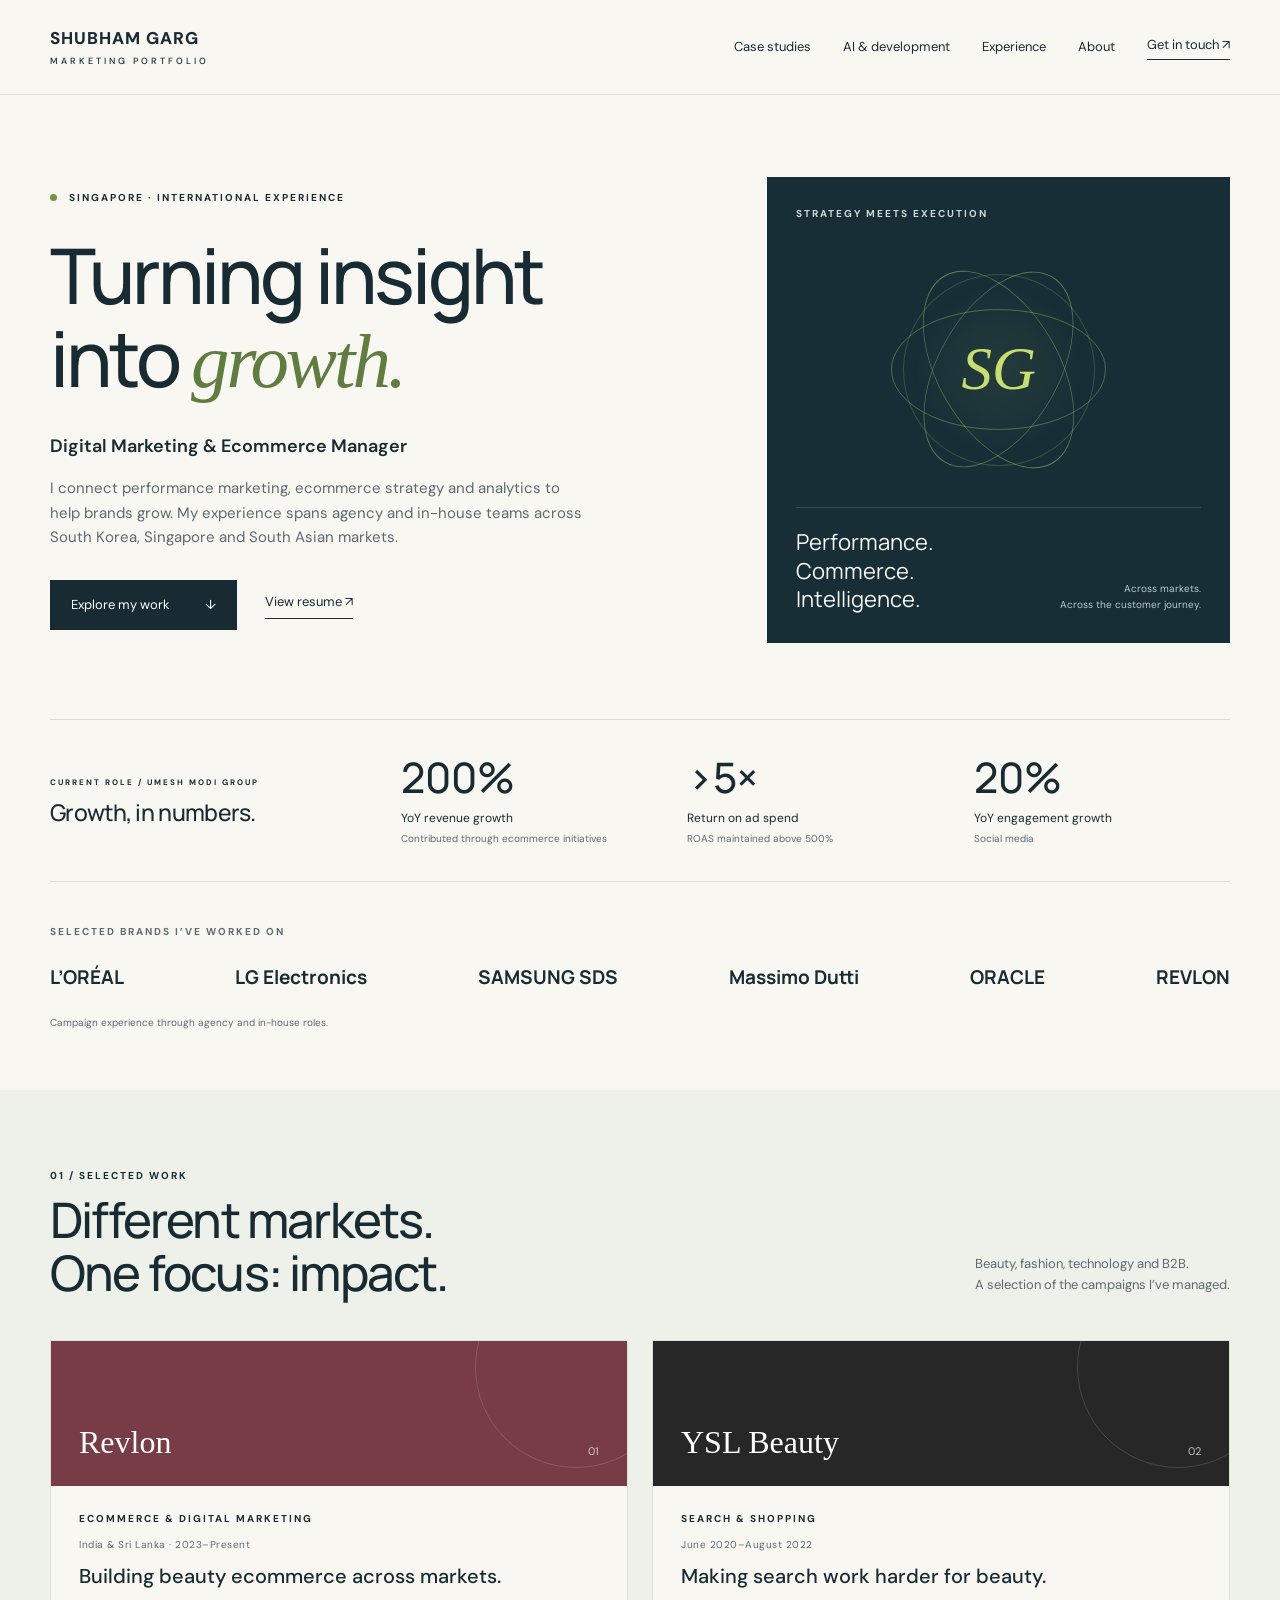
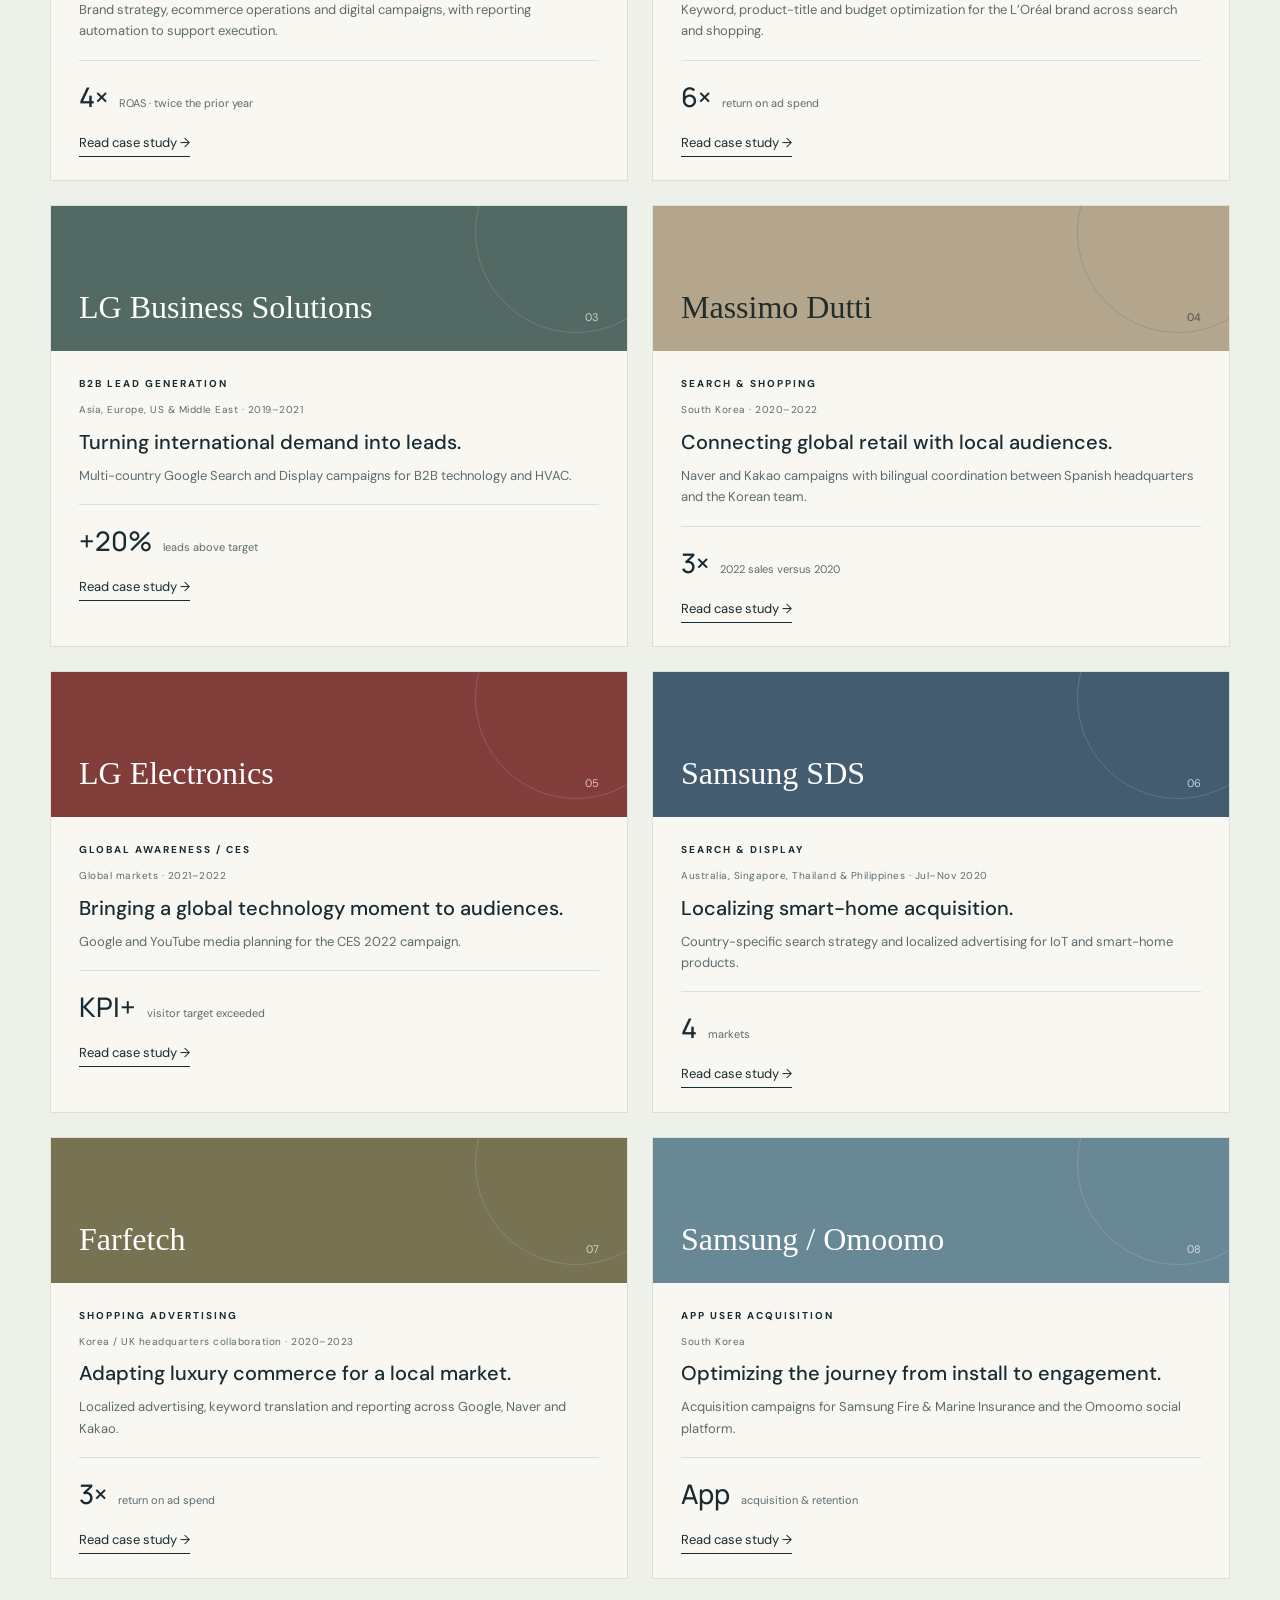
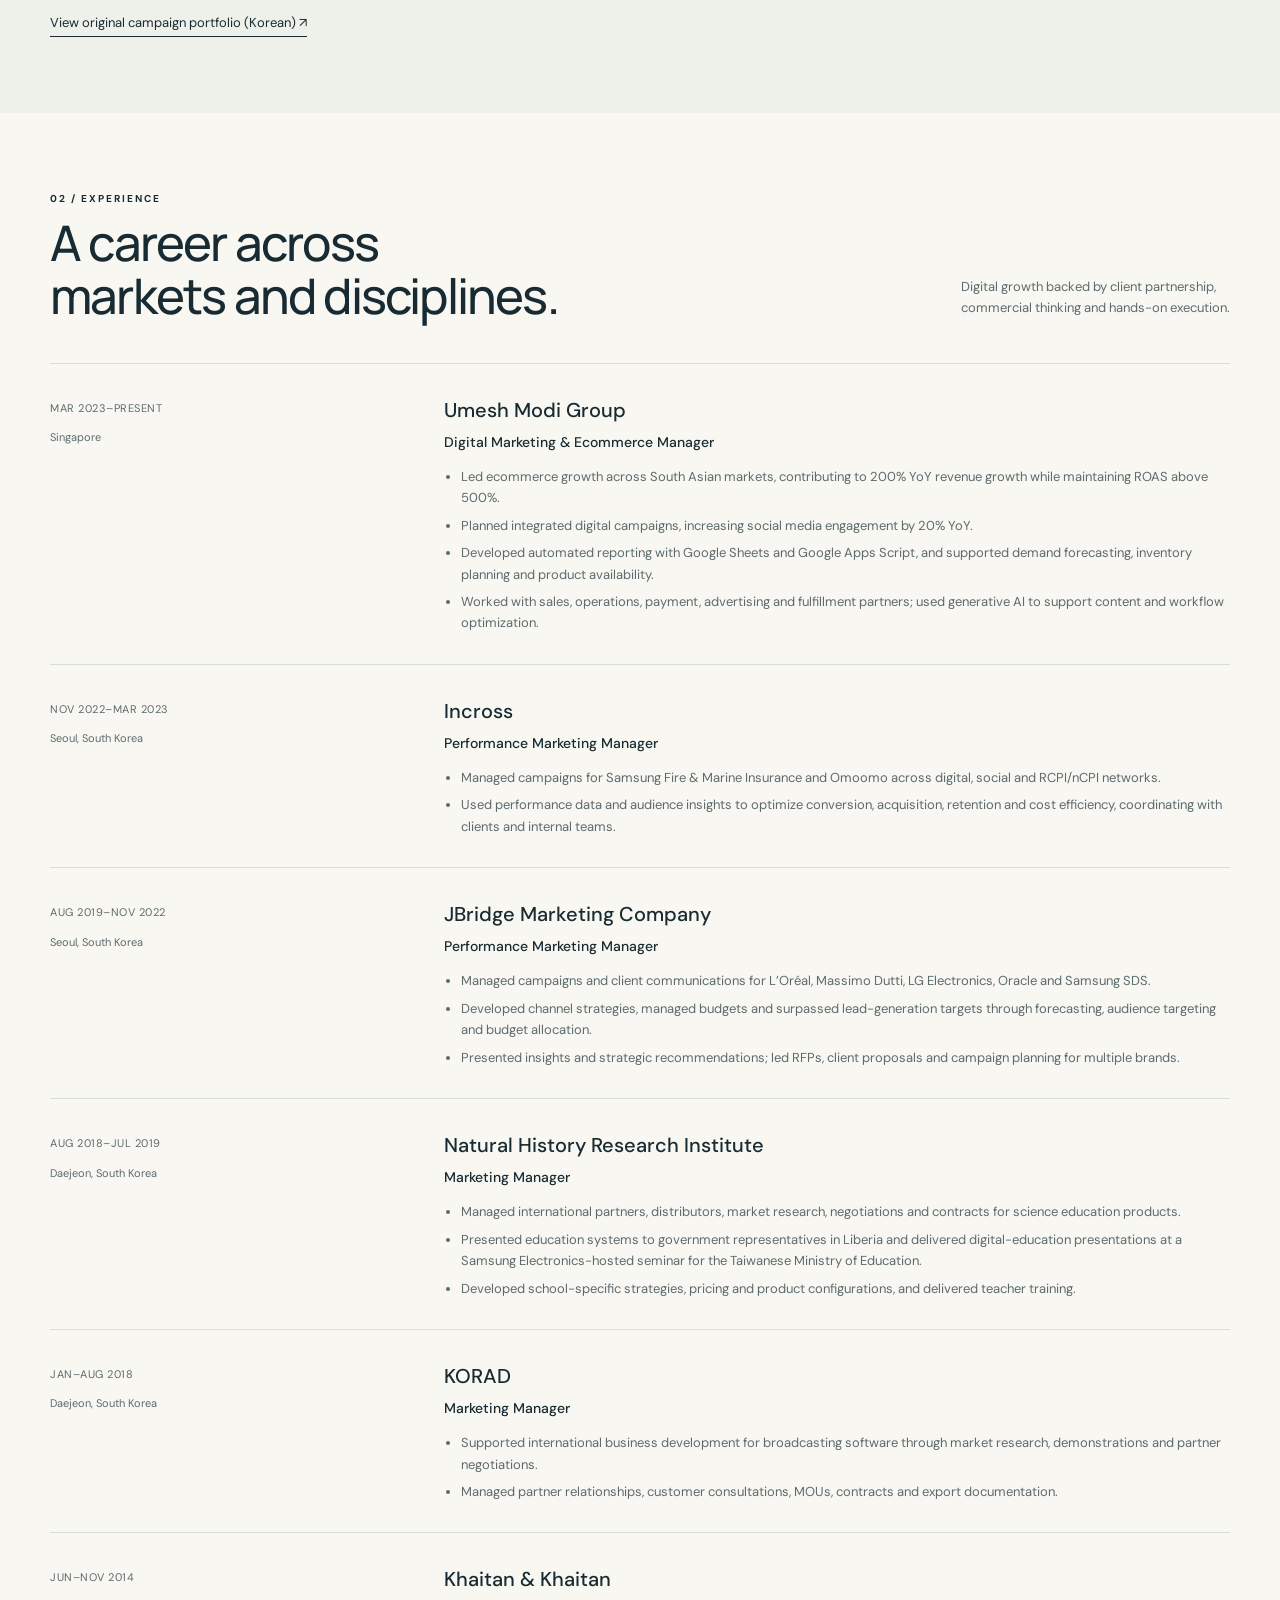
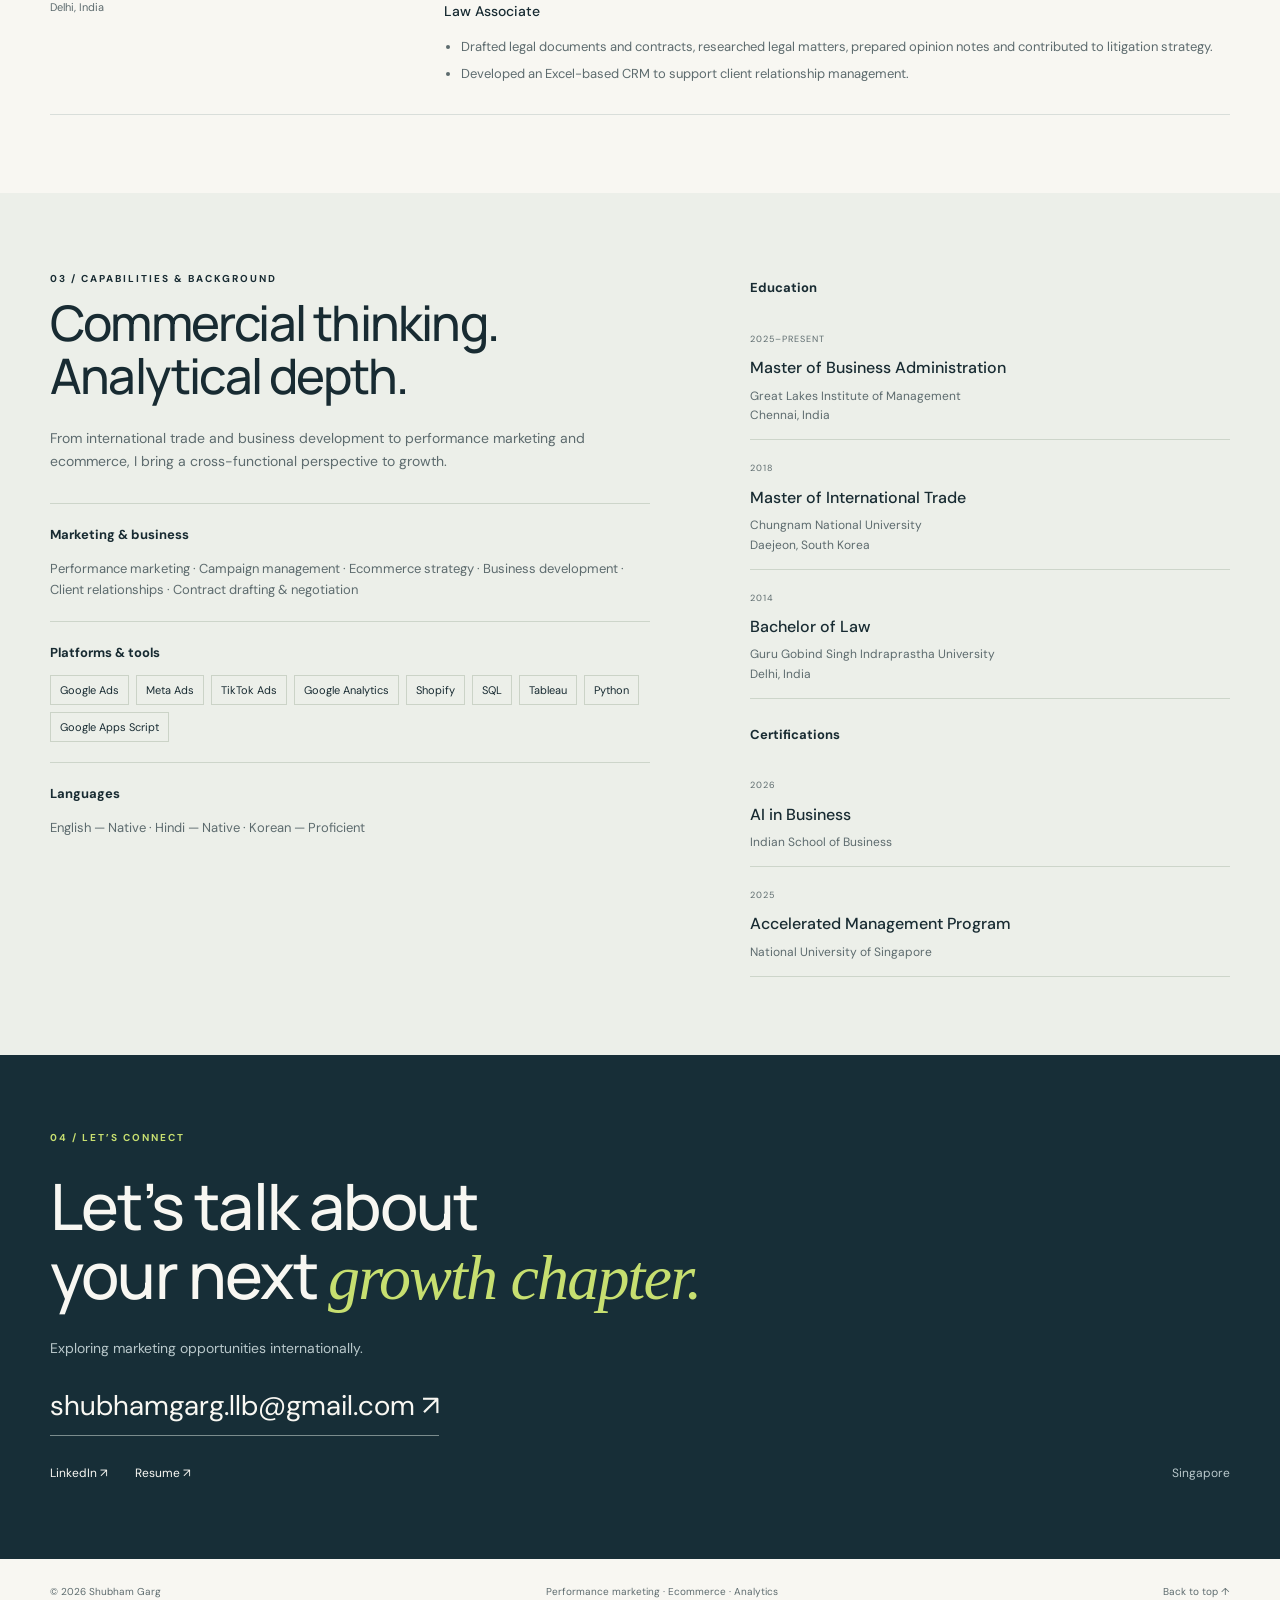
<file: index.html>
<!doctype html>
<html lang="en">
<head>
  <meta charset="utf-8"><meta name="viewport" content="width=device-width, initial-scale=1">
  <title>Shubham Garg | Digital Marketing & Ecommerce</title>
  <meta name="description" content="Shubham Garg's marketing portfolio: performance marketing, ecommerce growth, international campaigns and analytics across Asia.">
  <link rel="stylesheet" href="styles.css">
</head>
<body>
<a class="skip" href="#main">Skip to content</a>
<header><a class="wordmark" href="#">SHUBHAM GARG<span>MARKETING PORTFOLIO</span></a><nav aria-label="Main navigation"><a href="portfolio.html">Case studies</a><a href="ai-development.html">AI & development</a><a href="#experience">Experience</a><a href="#about">About</a><a class="nav-contact" href="#contact">Get in touch ↗</a></nav></header>
<main id="main">
<section class="hero wrap">
  <div class="hero-copy"><p class="eyebrow"><span class="dot"></span> SINGAPORE · INTERNATIONAL EXPERIENCE</p><h1>Turning insight<br>into <em>growth.</em></h1><p class="role">Digital Marketing & Ecommerce Manager</p><p class="intro">I connect performance marketing, ecommerce strategy and analytics to help brands grow. My experience spans agency and in-house teams across South Korea, Singapore and South Asian markets.</p><div class="actions"><a class="button" href="portfolio.html">Explore my work <span>↓</span></a><a class="text-link" href="assets/shubham-garg-resume.pdf" target="_blank" rel="noopener">View resume ↗</a></div></div>
  <aside class="hero-panel"><p class="eyebrow">STRATEGY MEETS EXECUTION</p><div class="orb" aria-hidden="true"><i></i><b></b><span>SG</span></div><div class="panel-bottom"><span>Performance.<br>Commerce.<br>Intelligence.</span><small>Across markets.<br>Across the customer journey.</small></div></aside>
</section>
<section class="results wrap" aria-label="Selected results at Umesh Modi Group"><div class="results-label"><span class="eyebrow">CURRENT ROLE / UMESH MODI GROUP</span><h2>Growth, in numbers.</h2></div><div><strong>200%</strong><p>YoY revenue growth<br><small>Contributed through ecommerce initiatives</small></p></div><div><strong>&gt;5×</strong><p>Return on ad spend<br><small>ROAS maintained above 500%</small></p></div><div><strong>20%</strong><p>YoY engagement growth<br><small>Social media</small></p></div></section>
<section class="brands wrap"><p class="eyebrow">SELECTED BRANDS I’VE WORKED ON</p><div><span>L’ORÉAL</span><span>LG Electronics</span><span>SAMSUNG SDS</span><span>Massimo Dutti</span><span>ORACLE</span><span>REVLON</span></div><p class="fine">Campaign experience through agency and in-house roles.</p></section>
<section id="work" class="work section"><div class="wrap"><div class="section-heading"><div><p class="eyebrow">01 / SELECTED WORK</p><h2>Different markets.<br>One focus: impact.</h2></div><p>Beauty, fashion, technology and B2B.<br>A selection of the campaigns I’ve managed.</p></div><div id="cases" class="cases"></div><a class="text-link" href="assets/shubham-garg-portfolio.pdf" target="_blank" rel="noopener">View original campaign portfolio (Korean) ↗</a></div></section>
<section id="experience" class="section wrap"><div class="section-heading"><div><p class="eyebrow">02 / EXPERIENCE</p><h2>A career across<br>markets and disciplines.</h2></div><p>Digital growth backed by client partnership,<br>commercial thinking and hands-on execution.</p></div><div id="jobs" class="jobs"></div></section>
<section id="about" class="about section"><div class="wrap about-grid"><div><p class="eyebrow">03 / CAPABILITIES & BACKGROUND</p><h2>Commercial thinking.<br>Analytical depth.</h2><p class="about-intro">From international trade and business development to performance marketing and ecommerce, I bring a cross-functional perspective to growth.</p><div class="skill-group"><h3>Marketing & business</h3><p>Performance marketing · Campaign management · Ecommerce strategy · Business development · Client relationships · Contract drafting & negotiation</p></div><div class="skill-group"><h3>Platforms & tools</h3><div class="chips"><span>Google Ads</span><span>Meta Ads</span><span>TikTok Ads</span><span>Google Analytics</span><span>Shopify</span><span>SQL</span><span>Tableau</span><span>Python</span><span>Google Apps Script</span></div></div><div class="skill-group"><h3>Languages</h3><p>English — Native · Hindi — Native · Korean — Proficient</p></div></div><div class="education"><h3>Education</h3><article><small>2025–PRESENT</small><h4>Master of Business Administration</h4><p>Great Lakes Institute of Management<br>Chennai, India</p></article><article><small>2018</small><h4>Master of International Trade</h4><p>Chungnam National University<br>Daejeon, South Korea</p></article><article><small>2014</small><h4>Bachelor of Law</h4><p>Guru Gobind Singh Indraprastha University<br>Delhi, India</p></article><h3 class="cert-title">Certifications</h3><article><small>2026</small><h4>AI in Business</h4><p>Indian School of Business</p></article><article><small>2025</small><h4>Accelerated Management Program</h4><p>National University of Singapore</p></article></div></div></section>
<section id="contact" class="contact"><div class="wrap"><p class="eyebrow">04 / LET’S CONNECT</p><h2>Let’s talk about<br>your next <em>growth chapter.</em></h2><p>Exploring marketing opportunities internationally.</p><a class="email" href="mailto:shubhamgarg.llb@gmail.com">shubhamgarg.llb@gmail.com ↗</a><div class="contact-links"><a href="https://www.linkedin.com/in/sg131/" target="_blank" rel="noopener">LinkedIn ↗</a><a href="assets/shubham-garg-resume.pdf" target="_blank" rel="noopener">Resume ↗</a><span>Singapore</span></div></div></section>
</main><footer class="wrap"><span>© <span id="year">2026</span> Shubham Garg</span><span>Performance marketing · Ecommerce · Analytics</span><a href="#">Back to top ↑</a></footer>
<script src="script.js"></script>
</body></html>
</file>
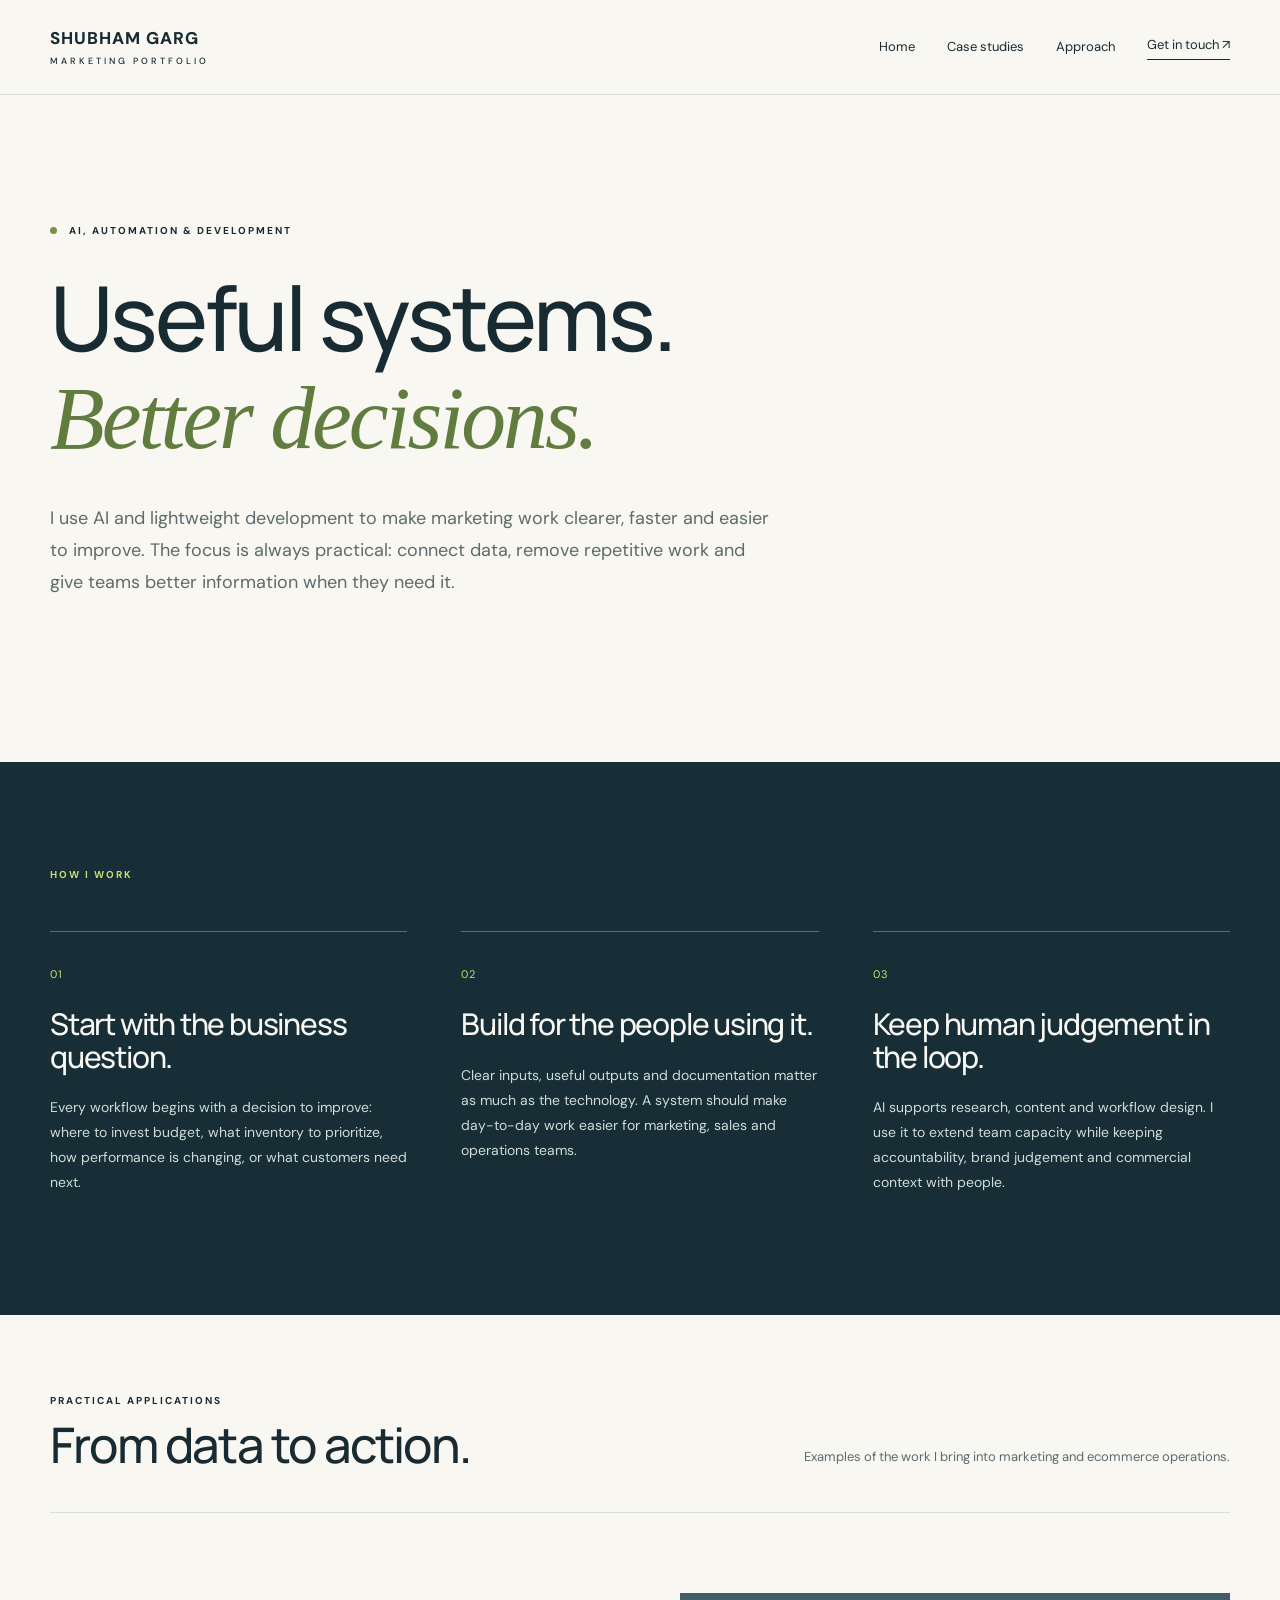
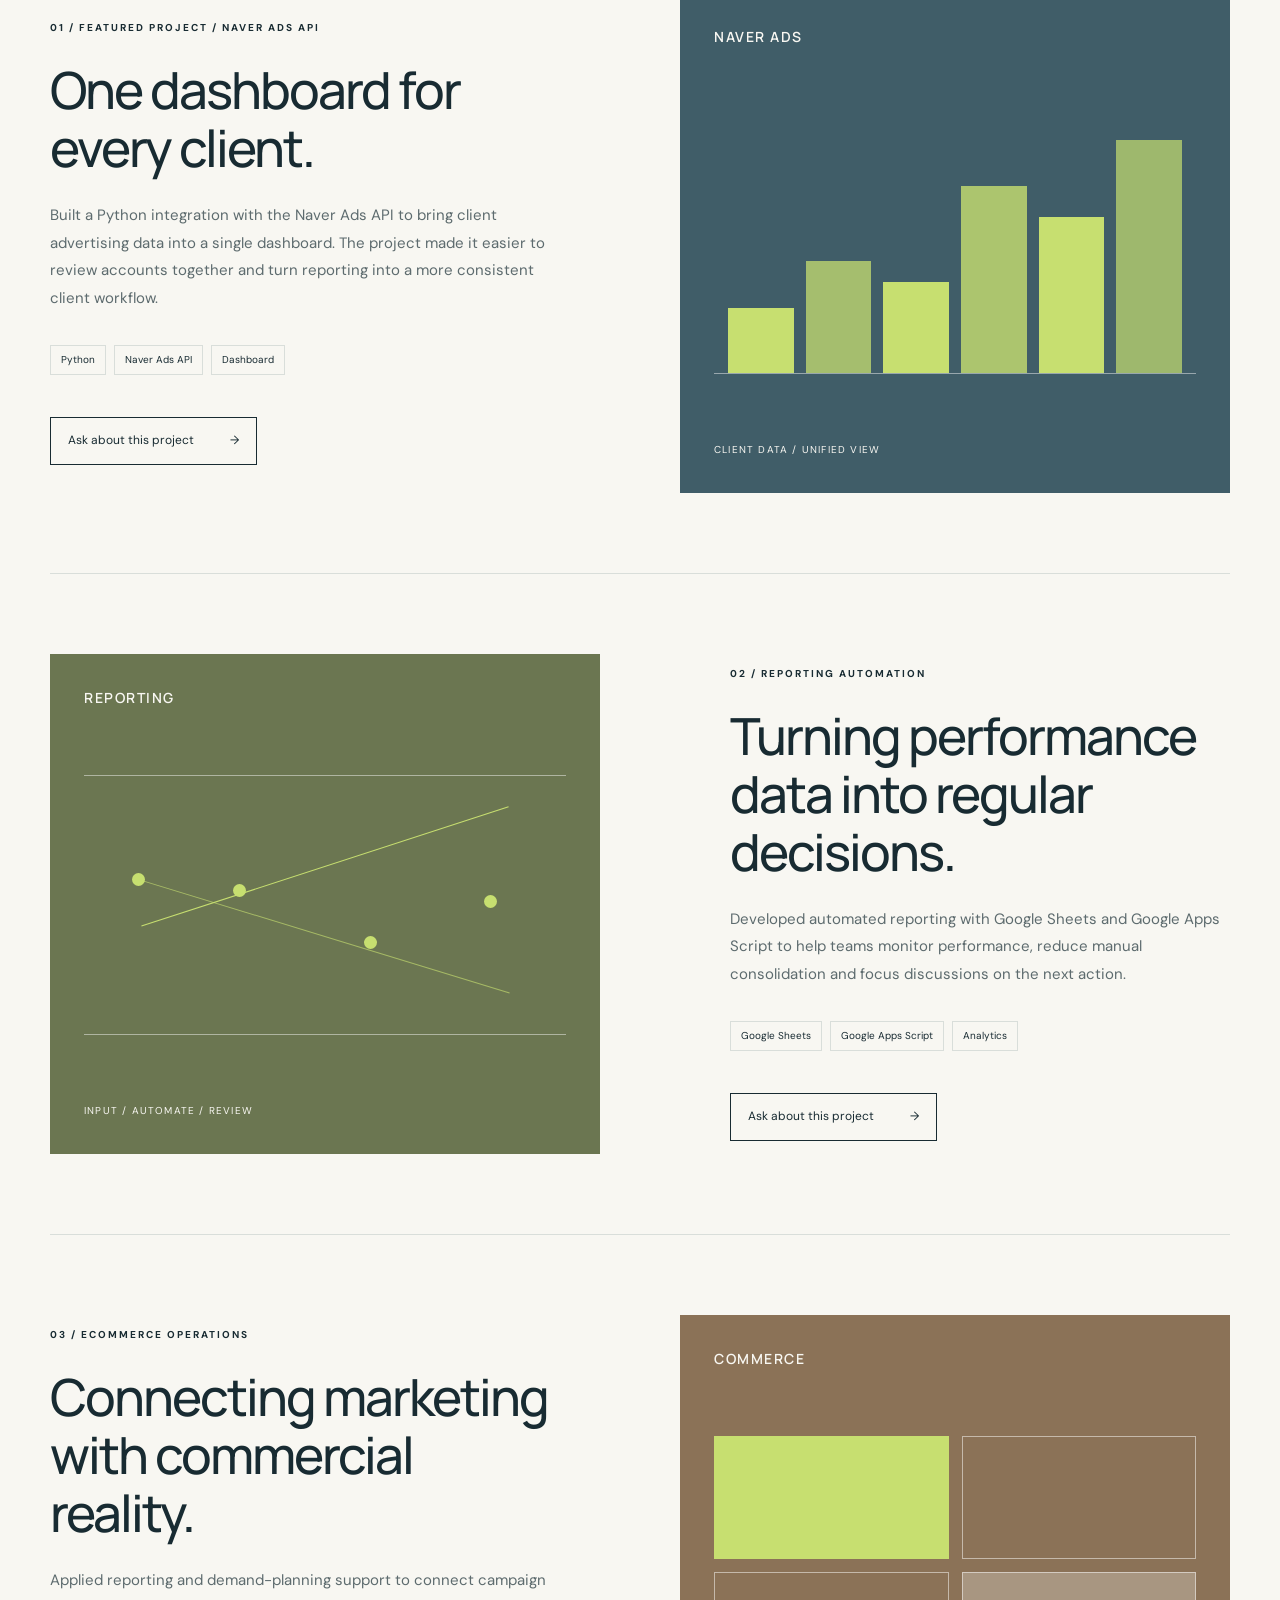
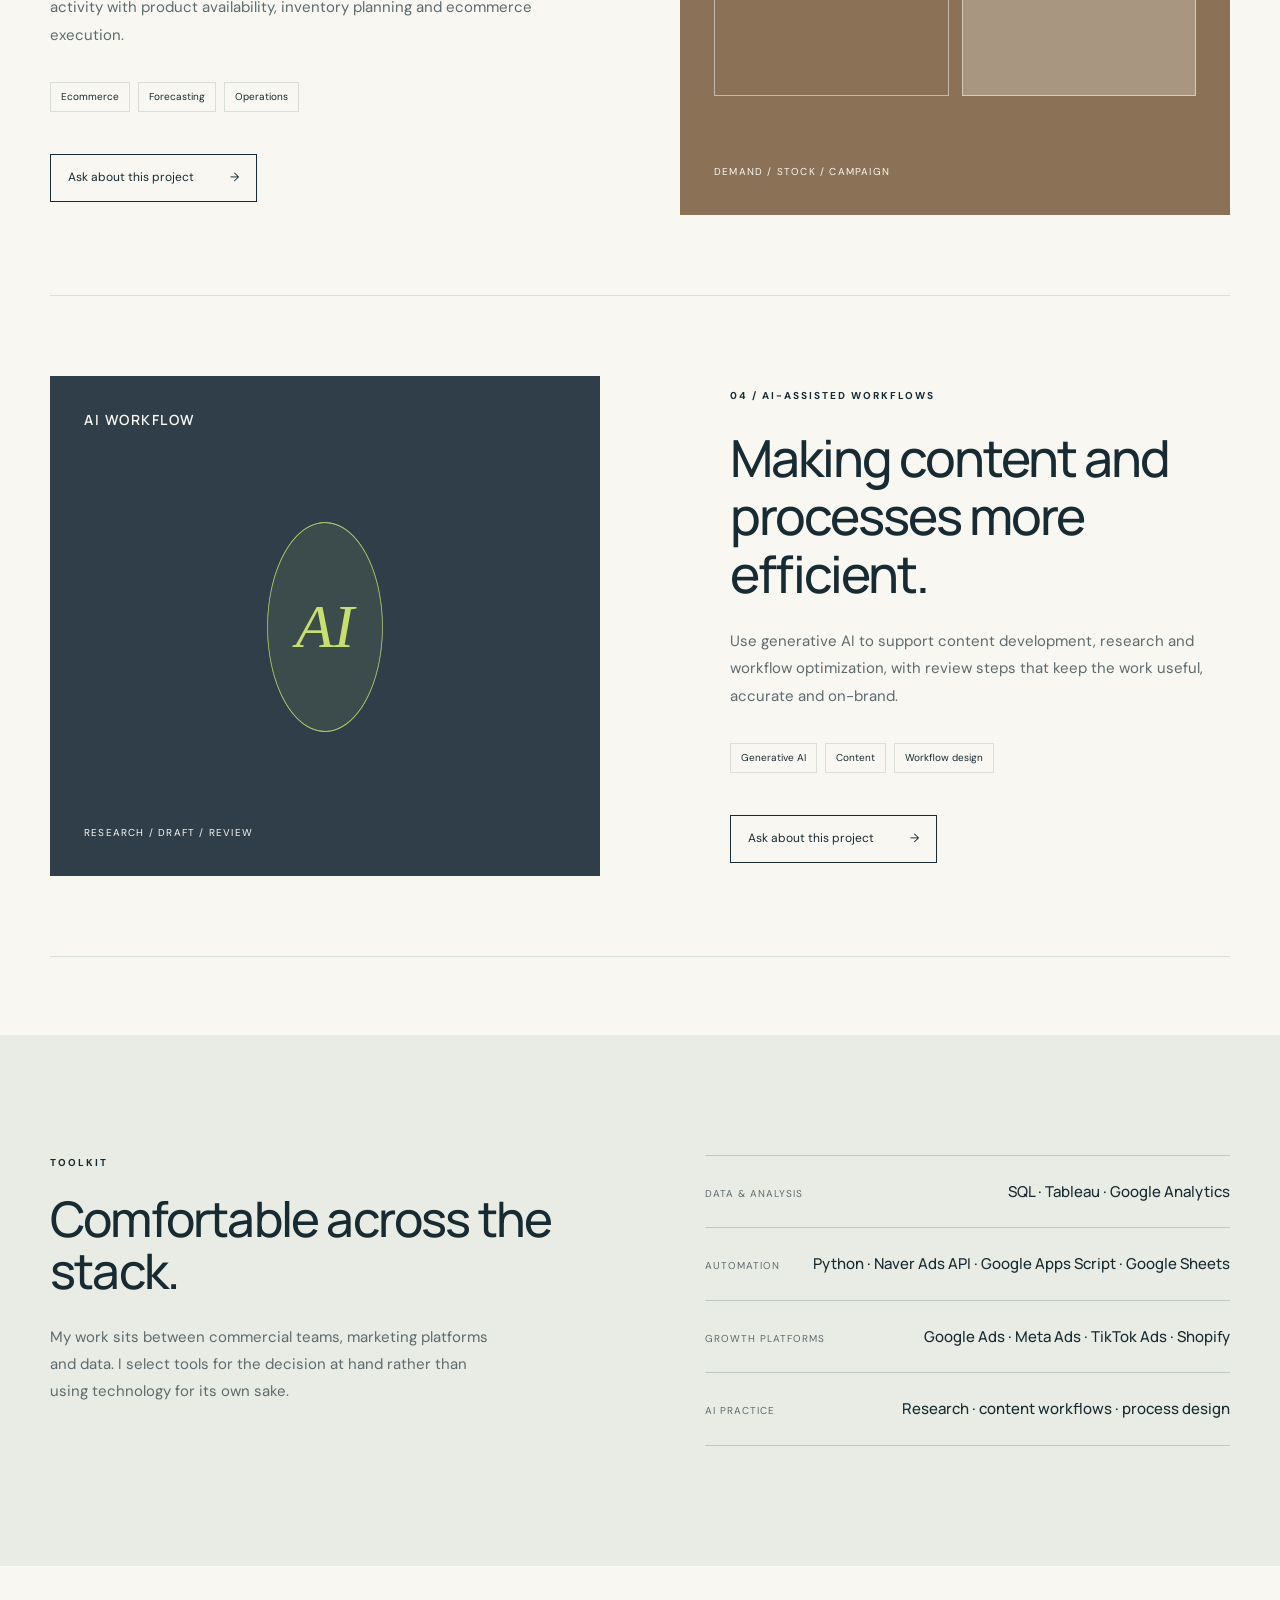
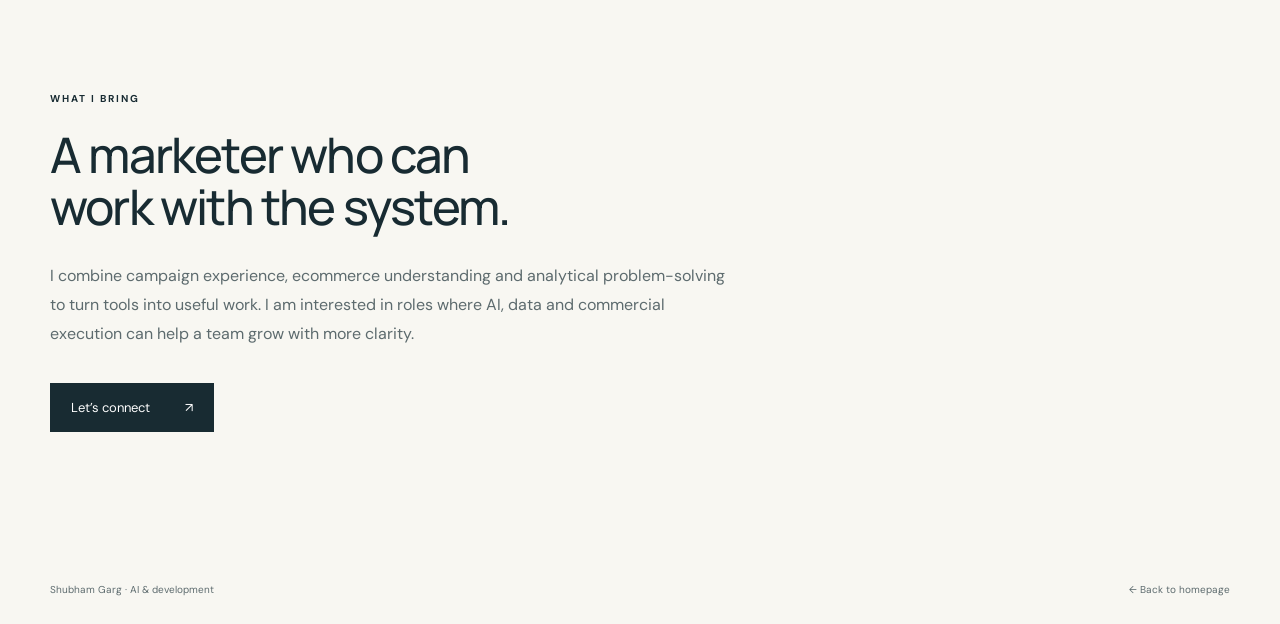
<file: ai-development.html>
<!doctype html>
<html lang="en">
<head>
  <meta charset="utf-8"><meta name="viewport" content="width=device-width, initial-scale=1">
  <title>AI & Development | Shubham Garg</title>
  <meta name="description" content="How Shubham Garg uses AI, analytics and automation to improve marketing and ecommerce work.">
  <link rel="stylesheet" href="styles.css"><link rel="stylesheet" href="ai-development.css">
</head>
<body>
<a class="skip" href="#main">Skip to content</a>
<header><a class="wordmark" href="index.html">SHUBHAM GARG<span>MARKETING PORTFOLIO</span></a><nav aria-label="Main navigation"><a href="index.html">Home</a><a href="portfolio.html">Case studies</a><a href="#approach">Approach</a><a class="nav-contact" href="index.html#contact">Get in touch ↗</a></nav></header>
<main id="main">
  <section class="ai-hero wrap"><p class="eyebrow"><span class="dot"></span> AI, AUTOMATION & DEVELOPMENT</p><h1>Useful systems.<br><em>Better decisions.</em></h1><p>I use AI and lightweight development to make marketing work clearer, faster and easier to improve. The focus is always practical: connect data, remove repetitive work and give teams better information when they need it.</p></section>
  <section id="approach" class="ai-principles"><div class="wrap"><p class="eyebrow">HOW I WORK</p><div class="principle-grid"><article><span>01</span><h2>Start with the business question.</h2><p>Every workflow begins with a decision to improve: where to invest budget, what inventory to prioritize, how performance is changing, or what customers need next.</p></article><article><span>02</span><h2>Build for the people using it.</h2><p>Clear inputs, useful outputs and documentation matter as much as the technology. A system should make day-to-day work easier for marketing, sales and operations teams.</p></article><article><span>03</span><h2>Keep human judgement in the loop.</h2><p>AI supports research, content and workflow design. I use it to extend team capacity while keeping accountability, brand judgement and commercial context with people.</p></article></div></div></section>
  <section class="section wrap"><div class="section-heading"><div><p class="eyebrow">PRACTICAL APPLICATIONS</p><h2>From data to action.</h2></div><p>Examples of the work I bring into marketing and ecommerce operations.</p></div><div class="project-list"><article class="project-feature"><div class="project-copy"><p class="eyebrow">01 / FEATURED PROJECT / NAVER ADS API</p><h3>One dashboard for every client.</h3><p>Built a Python integration with the Naver Ads API to bring client advertising data into a single dashboard. The project made it easier to review accounts together and turn reporting into a more consistent client workflow.</p><div class="tags"><span>Python</span><span>Naver Ads API</span><span>Dashboard</span></div><a class="project-link" href="mailto:shubhamgarg.llb@gmail.com?subject=Naver%20Ads%20API%20dashboard">Ask about this project <span>→</span></a></div><div class="project-visual naver-visual" aria-label="Abstract visual representing an advertising data dashboard"><span>NAVER ADS</span><div class="visual-chart"><i></i><i></i><i></i><i></i><i></i><i></i></div><small>CLIENT DATA / UNIFIED VIEW</small></div></article><article class="project-feature reverse"><div class="project-copy"><p class="eyebrow">02 / REPORTING AUTOMATION</p><h3>Turning performance data into regular decisions.</h3><p>Developed automated reporting with Google Sheets and Google Apps Script to help teams monitor performance, reduce manual consolidation and focus discussions on the next action.</p><div class="tags"><span>Google Sheets</span><span>Google Apps Script</span><span>Analytics</span></div><a class="project-link" href="mailto:shubhamgarg.llb@gmail.com?subject=Reporting%20automation">Ask about this project <span>→</span></a></div><div class="project-visual report-visual" aria-label="Abstract visual representing a reporting workflow"><span>REPORTING</span><div class="visual-lines"><i></i><i></i><i></i><i></i></div><small>INPUT / AUTOMATE / REVIEW</small></div></article><article class="project-feature"><div class="project-copy"><p class="eyebrow">03 / ECOMMERCE OPERATIONS</p><h3>Connecting marketing with commercial reality.</h3><p>Applied reporting and demand-planning support to connect campaign activity with product availability, inventory planning and ecommerce execution.</p><div class="tags"><span>Ecommerce</span><span>Forecasting</span><span>Operations</span></div><a class="project-link" href="mailto:shubhamgarg.llb@gmail.com?subject=Ecommerce%20operations">Ask about this project <span>→</span></a></div><div class="project-visual commerce-visual" aria-label="Abstract visual representing ecommerce operations"><span>COMMERCE</span><div class="visual-blocks"><i></i><i></i><i></i><i></i></div><small>DEMAND / STOCK / CAMPAIGN</small></div></article><article class="project-feature reverse"><div class="project-copy"><p class="eyebrow">04 / AI-ASSISTED WORKFLOWS</p><h3>Making content and processes more efficient.</h3><p>Use generative AI to support content development, research and workflow optimization, with review steps that keep the work useful, accurate and on-brand.</p><div class="tags"><span>Generative AI</span><span>Content</span><span>Workflow design</span></div><a class="project-link" href="mailto:shubhamgarg.llb@gmail.com?subject=AI-assisted%20workflows">Ask about this project <span>→</span></a></div><div class="project-visual ai-visual" aria-label="Abstract visual representing an AI-assisted workflow"><span>AI WORKFLOW</span><div class="visual-orbit"><i></i><b></b><em></em></div><small>RESEARCH / DRAFT / REVIEW</small></div></article></div></section>
  <section class="toolkit"><div class="wrap toolkit-grid"><div><p class="eyebrow">TOOLKIT</p><h2>Comfortable across the stack.</h2><p>My work sits between commercial teams, marketing platforms and data. I select tools for the decision at hand rather than using technology for its own sake.</p></div><div class="tool-list"><div><span>Data & analysis</span><strong>SQL · Tableau · Google Analytics</strong></div><div><span>Automation</span><strong>Python · Naver Ads API · Google Apps Script · Google Sheets</strong></div><div><span>Growth platforms</span><strong>Google Ads · Meta Ads · TikTok Ads · Shopify</strong></div><div><span>AI practice</span><strong>Research · content workflows · process design</strong></div></div></div></section>
  <section class="ai-close wrap"><p class="eyebrow">WHAT I BRING</p><h2>A marketer who can<br>work with the system.</h2><p>I combine campaign experience, ecommerce understanding and analytical problem-solving to turn tools into useful work. I am interested in roles where AI, data and commercial execution can help a team grow with more clarity.</p><a class="button" href="index.html#contact">Let’s connect <span>↗</span></a></section>
</main>
<footer class="wrap"><span>Shubham Garg · AI & development</span><a href="index.html">← Back to homepage</a></footer>
</body></html>
</file>
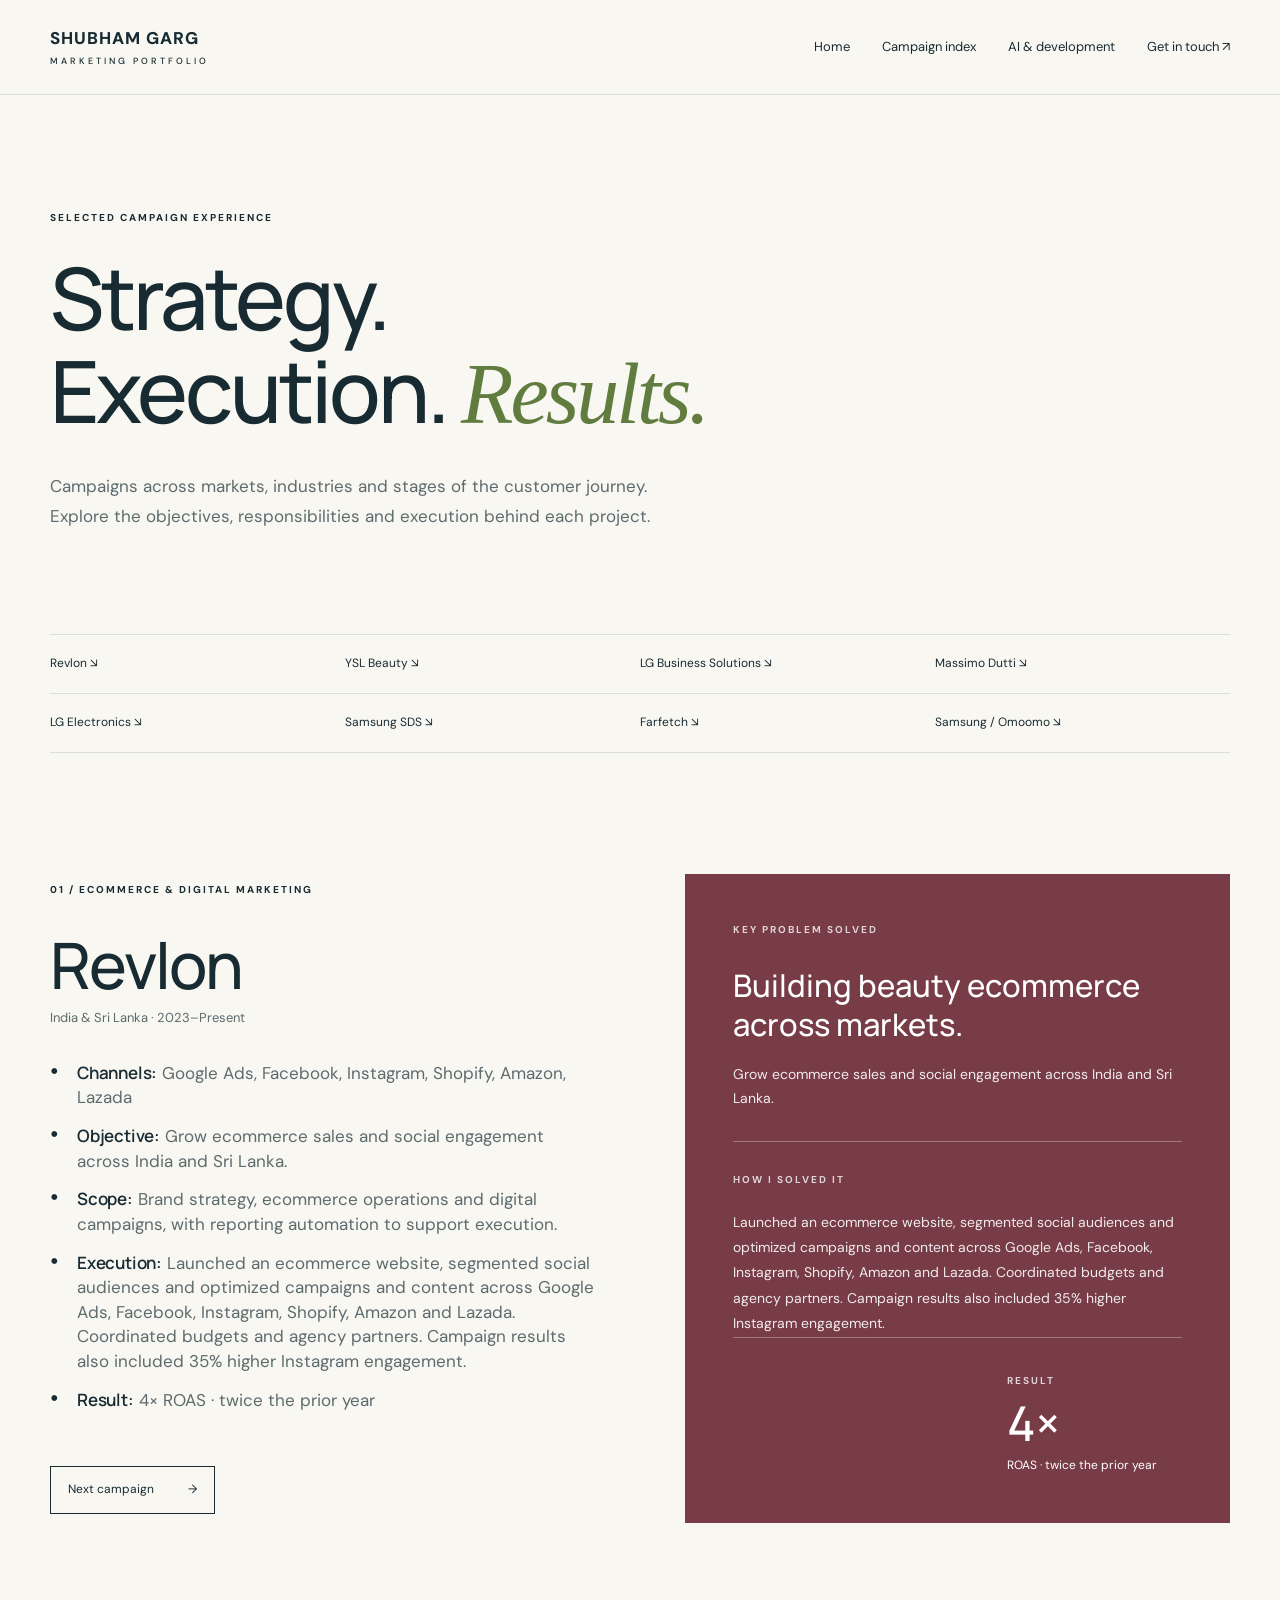
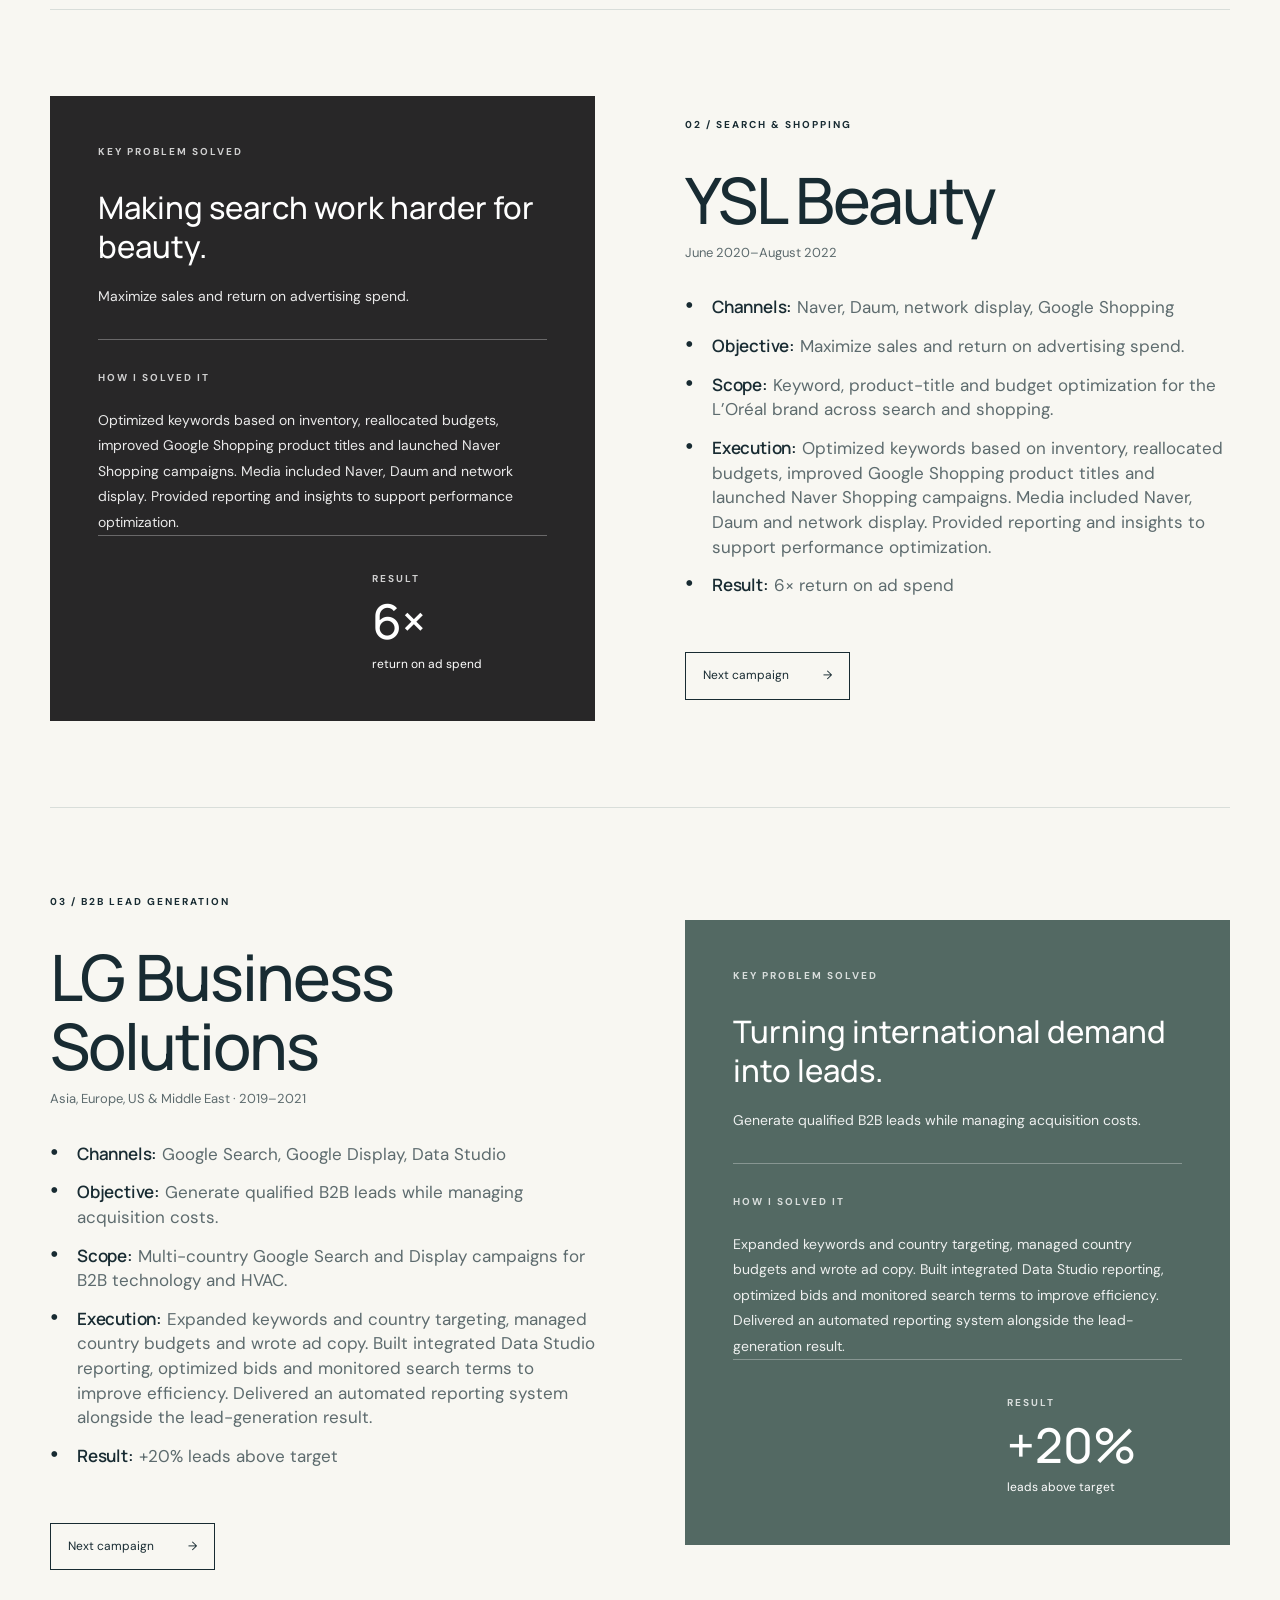
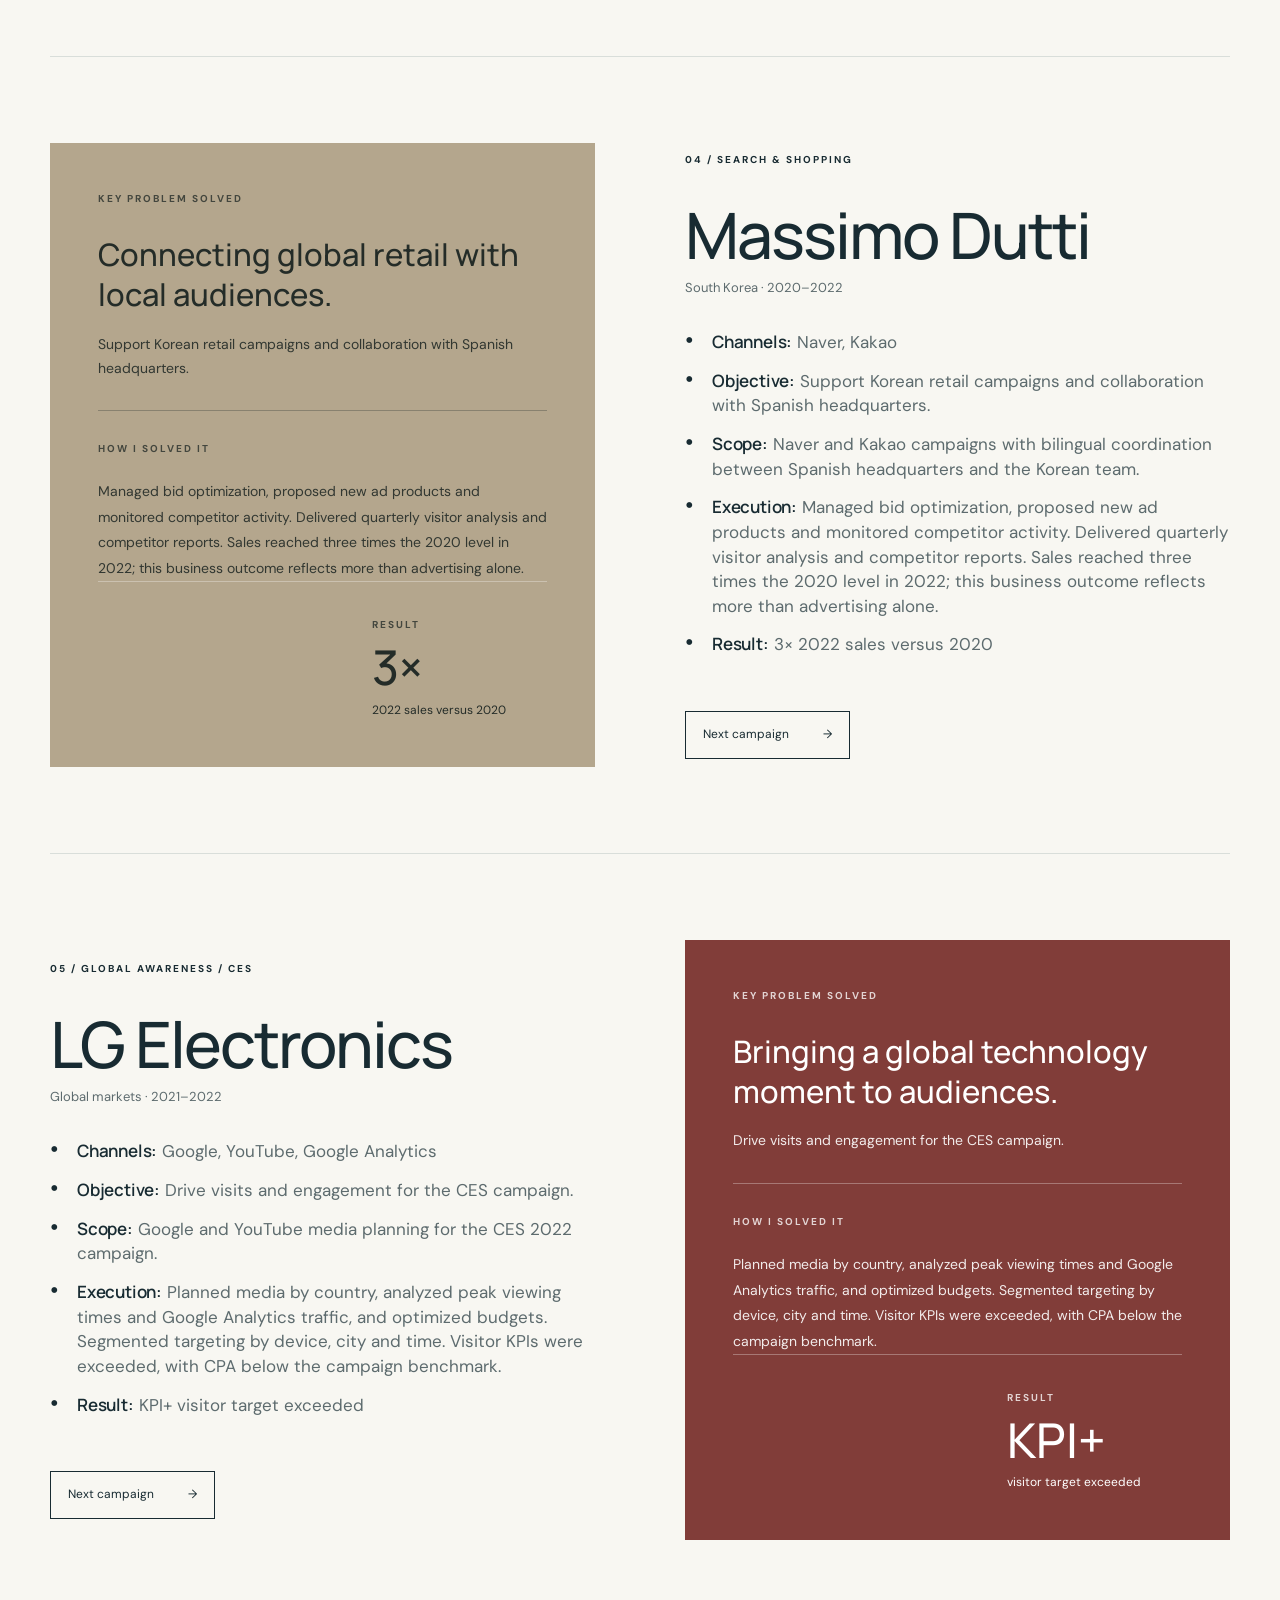
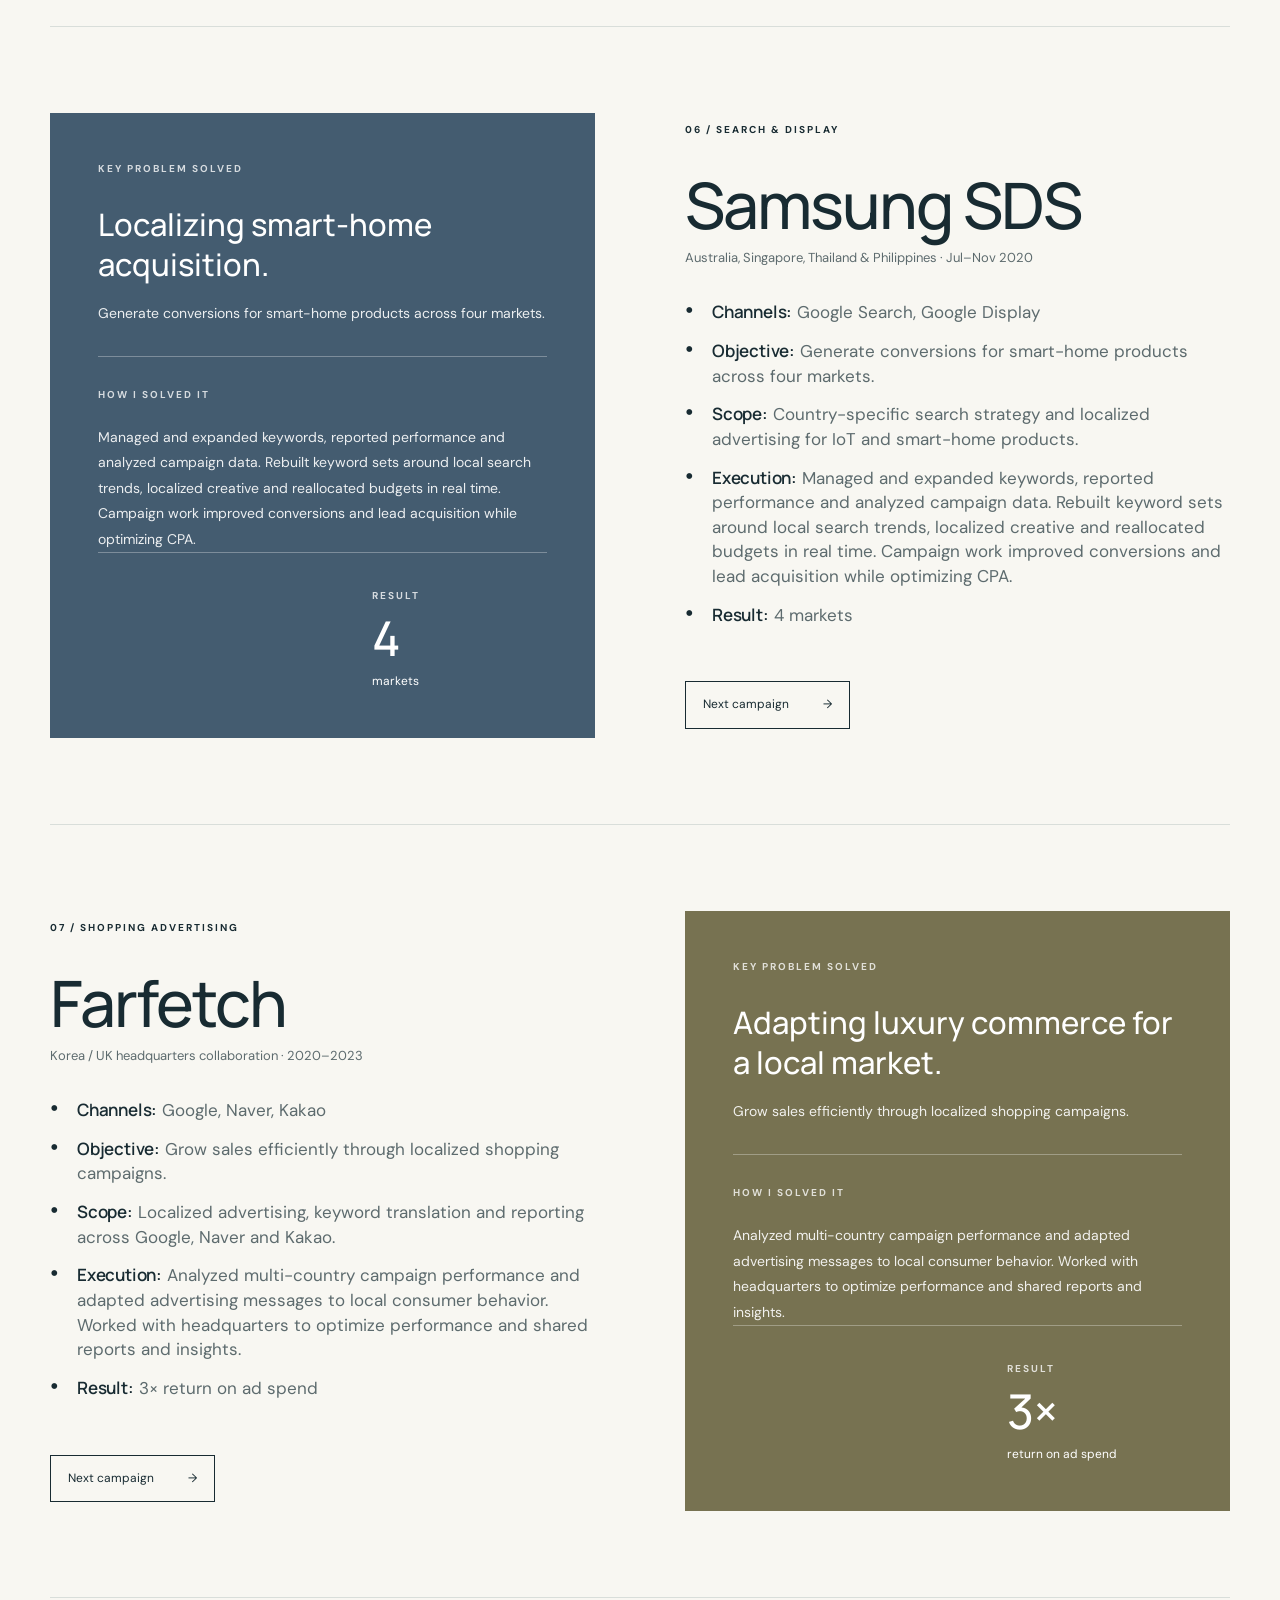
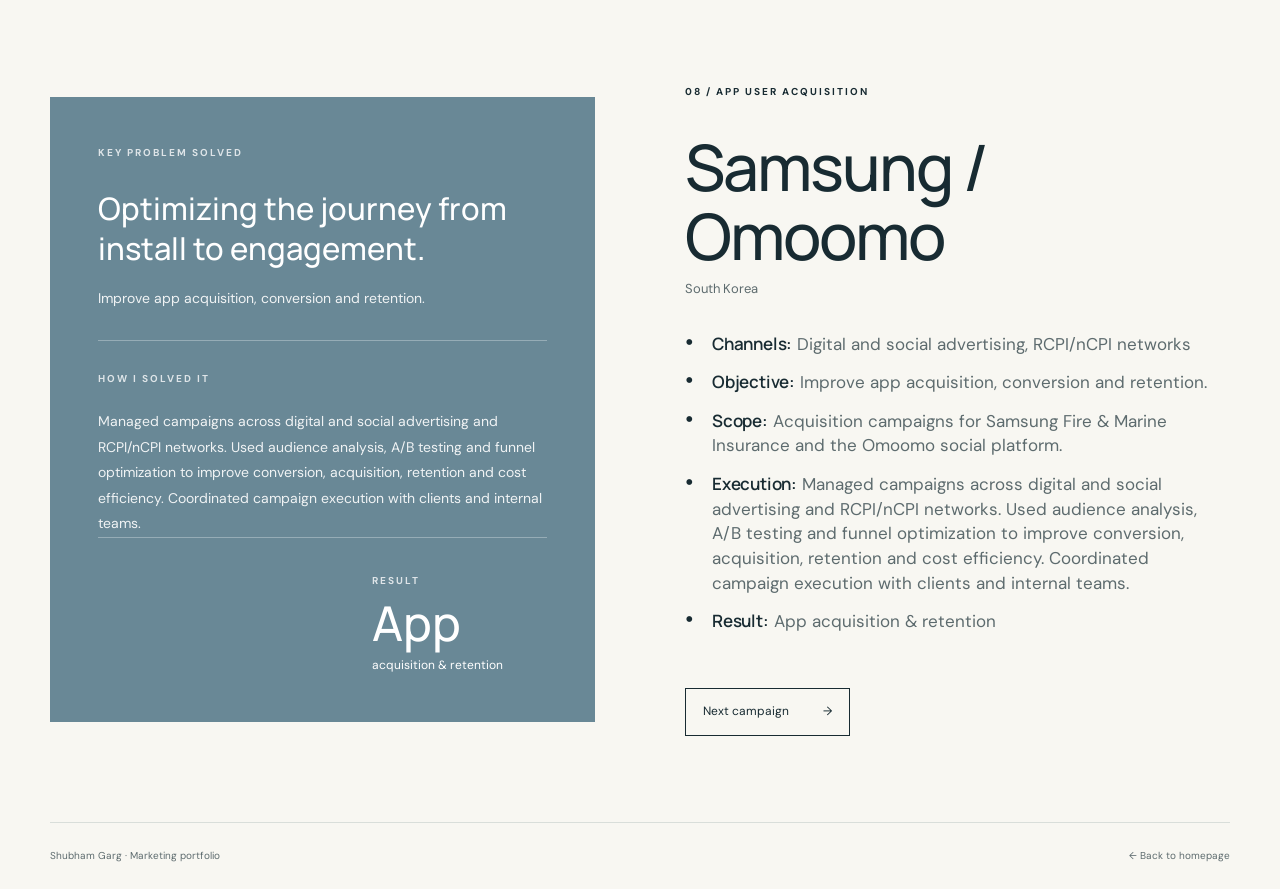
<file: portfolio.html>
<!doctype html>
<html lang="en"><head><meta charset="utf-8"><meta name="viewport" content="width=device-width, initial-scale=1"><title>Campaign Portfolio | Shubham Garg</title><meta name="description" content="Eight marketing case studies across beauty, retail, B2B technology and app acquisition."><link rel="stylesheet" href="styles.css"><link rel="stylesheet" href="portfolio.css?v=20260908"></head><body>
<a class="skip" href="#main">Skip to content</a><header><a class="wordmark" href="index.html">SHUBHAM GARG<span>MARKETING PORTFOLIO</span></a><nav aria-label="Main navigation"><a href="index.html">Home</a><a href="#campaign-index">Campaign index</a><a href="ai-development.html">AI & development</a><a href="index.html#contact">Get in touch ↗</a></nav></header>
<main id="main" class="wrap"><section class="portfolio-intro"><p class="eyebrow">SELECTED CAMPAIGN EXPERIENCE</p><h1>Strategy.<br>Execution. <em>Results.</em></h1><p>Campaigns across markets, industries and stages of the customer journey. Explore the objectives, responsibilities and execution behind each project.</p></section><nav id="campaign-index" aria-label="Campaign index"></nav><div id="campaign-studies"></div></main><footer class="wrap"><span>Shubham Garg · Marketing portfolio</span><a href="index.html">← Back to homepage</a></footer><script src="portfolio.js?v=20260908"></script></body></html>
</file>
<file: styles.css>
@import url('https://fonts.googleapis.com/css2?family=DM+Sans:wght@400;500;600;700&family=Manrope:wght@400;500;600;700;800&display=swap');
:root{--ink:#182b32;--paper:#f8f7f2;--muted:#5d6b6e;--line:#d9deda;--green:#c7df70;--navy:#172e37}*{box-sizing:border-box}html{scroll-behavior:smooth;scroll-padding-top:90px}body{margin:0;background:var(--paper);color:var(--ink);font-family:'DM Sans',Arial,sans-serif;line-height:1.65}a{color:inherit;text-decoration:none}a:hover{text-decoration:underline;text-underline-offset:5px}button,summary,a{-webkit-tap-highlight-color:transparent}a:focus-visible,summary:focus-visible{outline:3px solid #769b27;outline-offset:6px}.wrap{max-width:1240px;width:calc(100% - 100px);margin:auto}header{max-width:1440px;margin:auto;padding:27px 50px;display:flex;align-items:center;justify-content:space-between;border-bottom:1px solid var(--line);gap:24px}.wordmark{font-size:17px;font-weight:800;letter-spacing:1px;line-height:1.35}.wordmark span{display:block;font-size:9px;letter-spacing:3px;font-weight:500;margin-top:5px}nav{display:flex;gap:32px;align-items:center;font-size:13px}.nav-contact{border-bottom:1px solid;padding-bottom:4px}.hero{display:grid;grid-template-columns:1.4fr 1fr;gap:70px;padding-block:82px 76px;align-items:center}.eyebrow{font-size:10px;letter-spacing:2px;font-weight:700;line-height:1.6}.dot{display:inline-block;width:7px;height:7px;background:#739444;border-radius:50%;margin-right:8px}h1,h2,h3,h4,p{margin-top:0}h1,h2{font-family:Manrope,Arial,sans-serif;font-weight:500;letter-spacing:-3px;line-height:1.08}h1{font-size:clamp(48px,6vw,82px);margin:28px 0}em{font-family:Georgia,serif;font-weight:400}h1 em{color:#617c3f}.role{font-size:18px;font-weight:600;margin-bottom:14px}.intro{max-width:540px;color:var(--muted);font-size:15px}.actions{display:flex;gap:28px;align-items:center;margin-top:30px}.button{background:var(--ink);color:white;padding:14px 21px;font-size:13px;display:inline-flex;gap:35px;align-items:center}.button:hover{background:#314b53;text-decoration:none}.text-link{font-size:13px;border-bottom:1px solid;padding-bottom:5px}.hero-panel{background:var(--navy);color:var(--paper);min-height:446px;padding:29px;position:relative;overflow:hidden}.hero-panel>.eyebrow{color:#d0dbd5}.orb{height:275px;position:relative;display:grid;place-items:center}.orb:before,.orb i,.orb b{content:'';position:absolute;width:215px;height:215px;border:1px solid #c7df7070;border-radius:50%;transform:rotate(-30deg) scaleX(.56)}.orb i{transform:rotate(30deg) scaleX(.56)}.orb b{transform:rotate(90deg) scaleX(.56)}.orb:after{content:'';position:absolute;width:190px;height:190px;background:radial-gradient(circle,#c7df7014,transparent 65%);border-radius:50%;border:1px solid #c7df7033}.orb span{font-family:Georgia,serif;font-size:61px;font-style:italic;color:var(--green)}.panel-bottom{border-top:1px solid #ffffff26;padding-top:20px;display:flex;justify-content:space-between;align-items:end}.panel-bottom>span{font-family:Manrope,sans-serif;line-height:1.3;font-size:22px}.panel-bottom small{font-size:10px;color:#b9c8cb;text-align:right}.results{border-top:1px solid var(--line);border-bottom:1px solid var(--line);display:grid;grid-template-columns:1.25fr 1fr 1fr 1fr;gap:30px;padding-block:32px;align-items:center}.results h2{font-size:23px;letter-spacing:-.7px;margin-bottom:0}.results-label .eyebrow{font-size:8px;display:block;margin-bottom:12px}.results strong{font-family:Manrope,sans-serif;font-size:42px;font-weight:500;line-height:1.2}.results p{font-size:12px;margin:7px 0 0}.results small{font-size:10px;color:var(--muted)}.brands{padding-block:42px 58px}.brands>.eyebrow{color:var(--muted)}.brands>div{display:flex;justify-content:space-between;gap:20px;align-items:center;flex-wrap:wrap;font-family:Manrope,sans-serif;font-size:19px;font-weight:700;margin:22px 0}.fine{font-size:10px;color:var(--muted);margin-bottom:0}.section{padding-block:78px}.work{background:#eef0ea}.section-heading{display:flex;justify-content:space-between;align-items:end;gap:40px;margin-bottom:40px}h2{font-size:clamp(32px,4vw,49px);letter-spacing:-1.8px;margin-bottom:0}.section-heading>p{font-size:13px;color:var(--muted);margin-bottom:4px}.cases{display:grid;grid-template-columns:1fr 1fr;gap:24px;margin-bottom:30px}.case{background:var(--paper);border:1px solid #dce0d7}.case-banner{height:145px;padding:25px 28px;display:flex;align-items:end;justify-content:space-between;position:relative;overflow:hidden;background:var(--tone);color:var(--on,#fff)}.case-banner:after{content:'';width:200px;height:200px;border:1px solid currentColor;border-radius:50%;position:absolute;right:-50px;top:-75px;opacity:.15}.case-brand{font-family:Georgia,serif;font-size:32px;line-height:1.15;max-width:80%}.case-number{font-size:11px;opacity:.7}.case-body{padding:25px 28px}.case-meta{font-size:10px;letter-spacing:.5px;color:var(--muted)}.case h3{font-size:20px;line-height:1.3;font-weight:500;margin:10px 0}.case-description{font-size:13px;color:var(--muted);margin-bottom:18px}.outcome{display:flex;align-items:baseline;gap:11px;border-top:1px solid var(--line);padding-top:17px;margin-bottom:14px}.outcome strong{font:500 27px Manrope,sans-serif}.outcome span{font-size:11px;color:var(--muted)}details{font-size:13px}summary{cursor:pointer;font-size:12px;font-weight:600;list-style:none;display:flex;justify-content:space-between}summary:after{content:'+';font-size:17px}details[open] summary:after{content:'−'}details p{margin:15px 0 0;color:var(--muted)}.jobs{border-top:1px solid var(--line)}.job{display:grid;grid-template-columns:30% 1fr;gap:40px;padding:30px 0;border-bottom:1px solid var(--line)}.job .date{font-size:11px;letter-spacing:.5px;color:var(--muted)}.job h3{font-size:20px;font-weight:500;margin-bottom:4px}.job h4{font-size:14px;margin:0 0 12px;font-weight:500}.job p,.job li{font-size:13px;color:var(--muted)}.job ul{margin:0;padding-left:17px}.job li+li{margin-top:6px}.job-location{display:block;font-size:11px;margin-top:8px;color:var(--muted)}.about{background:#ecefe9}.about-grid{display:grid;grid-template-columns:1.25fr 1fr;gap:100px}.about-intro{color:var(--muted);font-size:14px;margin:24px 0 30px}.skill-group{padding:20px 0;border-top:1px solid #cdd5ca}.skill-group h3,.education>h3{font-size:13px;margin-bottom:12px}.skill-group p{font-size:13px;color:var(--muted);margin:0}.chips{display:flex;flex-wrap:wrap;gap:7px}.chips span{font-size:11px;border:1px solid #cbd3c7;padding:5px 9px}.education{padding-top:6px}.education article{padding:13px 0;border-bottom:1px solid #cdd5ca}.education small{font-size:9px;color:var(--muted);letter-spacing:1px}.education h4{font-weight:500;font-size:16px;margin:5px 0}.education p{font-size:12px;color:var(--muted);margin-bottom:0}.cert-title{margin-top:25px}.contact{background:var(--navy);color:var(--paper);padding:75px 0}.contact .eyebrow{color:var(--green)}.contact h2{font-size:clamp(37px,5vw,64px);margin:25px 0}.contact h2 em{color:var(--green)}.contact p:not(.eyebrow){font-size:14px;color:#b9c8cb}.email{display:inline-block;font-size:clamp(15px,2.5vw,28px);border-bottom:1px solid #7b8c8d;padding-bottom:6px;margin:9px 0 28px}.contact-links{display:flex;gap:27px;font-size:12px}.contact-links span{margin-left:auto;color:#b9c8cb}footer{display:flex;justify-content:space-between;gap:15px;font-size:10px;padding-block:25px;color:var(--muted)}.skip{position:absolute;top:-100px;background:white;padding:10px;z-index:2}.skip:focus{top:5px}@media(min-width:1500px){.hero{padding-block:100px}}@media(max-width:900px){.wrap{width:calc(100% - 48px)}header{padding:23px 24px}nav{gap:17px}.hero{gap:28px;padding-block:50px}.hero-panel{min-height:400px;padding:23px}.orb{height:235px}.results{grid-template-columns:1fr 1fr}.results-label{grid-column:1/-1}.about-grid{gap:45px}.section-heading{align-items:start}.section-heading>p{max-width:220px}.case-brand{font-size:27px}}@media(max-width:600px){header{align-items:start;flex-direction:column;gap:17px}nav{width:100%;justify-content:space-between;font-size:11px;gap:9px}.hero{grid-template-columns:1fr;gap:35px}.hero h1{font-size:58px}.hero-panel{min-height:340px}.orb{height:200px}.orb:before,.orb i,.orb b{height:175px;width:175px}.orb:after{width:155px;height:155px}.results{gap:25px 15px}.results strong{font-size:34px}.results>div:last-child{grid-column:2}.results-label{grid-column:auto}.results-label h2{font-size:22px}.brands>div{font-size:16px;justify-content:start;column-gap:25px}.section{padding-block:50px}.section-heading{display:block;margin-bottom:27px}.section-heading>p{max-width:none;margin-top:20px}.cases{grid-template-columns:1fr}.case-banner{height:128px}.job{grid-template-columns:1fr;gap:13px;padding:25px 0}.job-location{display:inline;margin-left:8px}.about-grid{grid-template-columns:1fr;gap:30px}.contact{padding:50px 0}footer{flex-wrap:wrap}footer>span:nth-child(2){display:none}}@media(prefers-reduced-motion:reduce){html{scroll-behavior:auto}}@media print{header,.hero-panel,.actions,.contact,footer,summary{display:none}.wrap{width:100%}.section{padding:20px 0}.cases{display:block}.case{break-inside:avoid;margin-bottom:15px}details>p{display:block!important}body{background:#fff}.case-banner{height:auto;color:#000;background:white}.hero{display:block;padding:20px 0}}
</file>
<file: ai-development.css>
.ai-hero{padding:128px 0 145px;max-width:1240px}.ai-hero h1{font-size:clamp(56px,7vw,92px);margin:30px 0 35px}.ai-hero>p:last-child{max-width:720px;font-size:18px;line-height:1.8;color:var(--muted)}
.ai-principles{background:var(--navy);color:var(--paper);padding:105px 0}.ai-principles .eyebrow{color:var(--green)}.principle-grid{display:grid;grid-template-columns:repeat(3,1fr);gap:54px;margin-top:48px}.principle-grid article{padding-top:28px;border-top:1px solid #ffffff4d}.principle-grid span{font-size:11px;color:var(--green);letter-spacing:1px}.principle-grid h2{font-size:30px;letter-spacing:-1.2px;margin:22px 0}.principle-grid p{font-size:14px;line-height:1.8;color:#d0dbd5}
.project-list{margin-top:20px}.project-feature{display:grid;grid-template-columns:1fr 1fr;min-height:660px;border-top:1px solid var(--line);padding:80px 0;gap:80px;align-items:center}.project-feature:last-child{border-bottom:1px solid var(--line)}.project-copy{max-width:500px}.project-copy h3{font:500 clamp(36px,4vw,56px) Manrope,Arial,sans-serif;line-height:1.13;letter-spacing:-2px;margin:25px 0}.project-copy>p:not(.eyebrow){font-size:15px;line-height:1.85;color:var(--muted)}.tags{display:flex;flex-wrap:wrap;gap:8px;margin-top:32px}.tags span{border:1px solid var(--line);font-size:10px;padding:6px 10px}.project-link{display:inline-flex;gap:36px;align-items:center;border:1px solid var(--ink);padding:13px 17px;margin-top:42px;font-size:12px}.project-link:hover{background:var(--ink);color:var(--paper);text-decoration:none}.reverse .project-copy{order:2;justify-self:end}.reverse .project-visual{order:1}
.project-visual{height:500px;padding:34px;display:flex;flex-direction:column;justify-content:space-between;overflow:hidden;position:relative;color:var(--paper)}.project-visual>span{font:600 14px Manrope,Arial,sans-serif;letter-spacing:1.5px;z-index:1}.project-visual small{font-size:10px;letter-spacing:1.2px;z-index:1}.naver-visual{background:#405d68}.report-visual{background:#6b7651}.commerce-visual{background:#8b7257}.ai-visual{background:#303e49}.visual-chart{height:260px;display:flex;gap:12px;align-items:end;border-bottom:1px solid #ffffff75;padding:0 14px;z-index:1}.visual-chart i{display:block;flex:1;background:#c7df70}.visual-chart i:nth-child(1){height:25%}.visual-chart i:nth-child(2){height:43%;opacity:.75}.visual-chart i:nth-child(3){height:35%}.visual-chart i:nth-child(4){height:72%;opacity:.8}.visual-chart i:nth-child(5){height:60%}.visual-chart i:nth-child(6){height:90%;opacity:.7}.visual-lines{position:relative;height:260px;border-block:1px solid #ffffff75;z-index:1}.visual-lines:before,.visual-lines:after{content:"";position:absolute;left:10%;right:10%;height:1px;background:#c7df70;transform:rotate(-18deg);top:35%}.visual-lines:after{transform:rotate(17deg);top:62%;opacity:.65}.visual-lines i{position:absolute;width:13px;height:13px;background:#c7df70;border-radius:50%;top:calc(35% + 7px)}.visual-lines i:nth-child(1){left:10%}.visual-lines i:nth-child(2){left:31%;top:42%}.visual-lines i:nth-child(3){left:58%;top:62%}.visual-lines i:nth-child(4){left:83%;top:46%}.visual-blocks{height:260px;display:grid;grid-template-columns:repeat(2,1fr);gap:13px;z-index:1}.visual-blocks i{display:block;border:1px solid #ffffff80}.visual-blocks i:first-child{background:#c7df70;border:0}.visual-blocks i:nth-child(4){background:#f8f7f244}.visual-orbit{height:260px;display:grid;place-items:center;position:relative;z-index:1}.visual-orbit i,.visual-orbit b,.visual-orbit em{position:absolute;width:210px;height:210px;border:1px solid #c7df707d;border-radius:50%;transform:scaleX(.55) rotate(0deg)}.visual-orbit b{transform:scaleX(.55) rotate(60deg)}.visual-orbit em{transform:scaleX(.55) rotate(120deg);background:#c7df7014}.visual-orbit:after{content:"AI";font:italic 62px Georgia,serif;color:#c7df70}
.toolkit{background:#e8ece5;padding:120px 0}.toolkit-grid{display:grid;grid-template-columns:1fr 1fr;gap:130px}.toolkit h2{margin:22px 0 26px}.toolkit p:not(.eyebrow){font-size:15px;line-height:1.8;color:var(--muted);max-width:440px}.tool-list{border-top:1px solid #bfc9bd}.tool-list div{padding:25px 0;border-bottom:1px solid #bfc9bd;display:flex;justify-content:space-between;gap:30px;align-items:baseline}.tool-list span{font-size:10px;letter-spacing:1px;text-transform:uppercase;color:var(--muted)}.tool-list strong{font:500 15px Manrope,Arial,sans-serif;text-align:right}.ai-close{padding:125px 0}.ai-close h2{margin:22px 0 28px}.ai-close>p:not(.eyebrow){color:var(--muted);max-width:680px;font-size:16px;line-height:1.8;margin-bottom:34px}
@media(max-width:800px){.ai-hero{padding:72px 0 82px}.ai-hero>p:last-child{font-size:16px}.ai-principles,.toolkit{padding:70px 0}.principle-grid,.toolkit-grid{grid-template-columns:1fr}.principle-grid{gap:30px;margin-top:35px}.project-feature{grid-template-columns:1fr;min-height:auto;padding:55px 0;gap:38px}.project-copy h3{font-size:39px}.reverse .project-copy,.reverse .project-visual{order:initial;justify-self:stretch}.project-visual{height:360px;padding:25px}.project-link{margin-top:30px}.toolkit-grid{gap:45px}.tool-list div{display:block}.tool-list strong{display:block;text-align:left;margin-top:8px;line-height:1.6}.ai-close{padding:75px 0}}
</file>
<file: portfolio.css>
.portfolio-intro{padding:115px 0 85px;max-width:800px}.portfolio-intro h1{font-size:clamp(52px,7vw,86px);margin:25px 0 30px}.portfolio-intro>p:last-child{max-width:650px;font-size:17px;line-height:1.8;color:var(--muted)}.client-copy h2{font-size:clamp(44px,5vw,68px);margin:0 0 8px;letter-spacing:-2px}.client-market{font-size:13px;color:var(--muted);margin:0 0 32px}
#campaign-index{display:grid;grid-template-columns:repeat(4,1fr);gap:0;border-top:1px solid var(--line);margin-bottom:35px}#campaign-index a{padding:19px 12px 19px 0;border-bottom:1px solid var(--line);font-size:12px}#campaign-index a:hover{color:#617c3f;text-decoration:none}
.client-feature{display:grid;grid-template-columns:1fr 1fr;min-height:700px;padding:86px 0;gap:90px;align-items:center;scroll-margin-top:20px;border-bottom:1px solid var(--line)}.client-copy{max-width:560px}.client-copy>.eyebrow{margin-bottom:32px}.campaign-summary{list-style:none;margin:0;padding:0}.campaign-summary li{position:relative;padding-left:27px;margin:0 0 14px;font-size:17px;line-height:1.45;color:var(--muted)}.campaign-summary li:before{content:"•";position:absolute;left:0;color:var(--ink);font-size:24px;line-height:.8}.campaign-summary strong{font:600 17px Manrope,Arial,sans-serif;color:var(--ink);letter-spacing:-.2px}.campaign-summary span{color:var(--muted)}.client-link{display:inline-flex;gap:34px;align-items:center;border:1px solid var(--ink);padding:13px 17px;margin-top:40px;font-size:12px}.client-link:hover{background:var(--ink);color:var(--paper);text-decoration:none}
.case-panel{background:var(--tone);color:var(--on);padding:48px;min-height:535px;display:flex;flex-direction:column}.case-panel .eyebrow{opacity:.78}.case-panel h3{font:500 31px Manrope,Arial,sans-serif;line-height:1.28;margin:18px 0 0}.case-problem{font-size:14px;line-height:1.7;margin:18px 0 0;opacity:.9}.case-divider{height:1px;background:currentColor;opacity:.3;margin:30px 0}.case-detail{font-size:14px;line-height:1.82;margin:12px 0 0;opacity:.9}.case-outcome{margin-top:auto;padding-top:35px;display:flex;justify-content:flex-end;border-top:1px solid #ffffff4d}.case-outcome>div{min-width:175px}.case-outcome strong{font:500 48px Manrope,Arial,sans-serif;line-height:1}.case-outcome p:last-child{font-size:12px;line-height:1.45;margin:8px 0 0}.reverse .client-copy{order:2;justify-self:end}.reverse .case-panel{order:1}
@media(max-width:800px){.portfolio-intro{padding:65px 0 50px}.portfolio-intro>p:last-child{font-size:16px}#campaign-index{grid-template-columns:1fr 1fr;margin-bottom:0}.client-feature{grid-template-columns:1fr;min-height:auto;padding:58px 0;gap:42px}.reverse .client-copy,.reverse .case-panel{order:initial;justify-self:stretch}.campaign-summary li,.campaign-summary strong{font-size:15px}.case-panel{min-height:450px;padding:30px}.case-panel h3{font-size:26px}.client-link{margin-top:30px}.case-outcome{padding-top:28px}}
</file>
